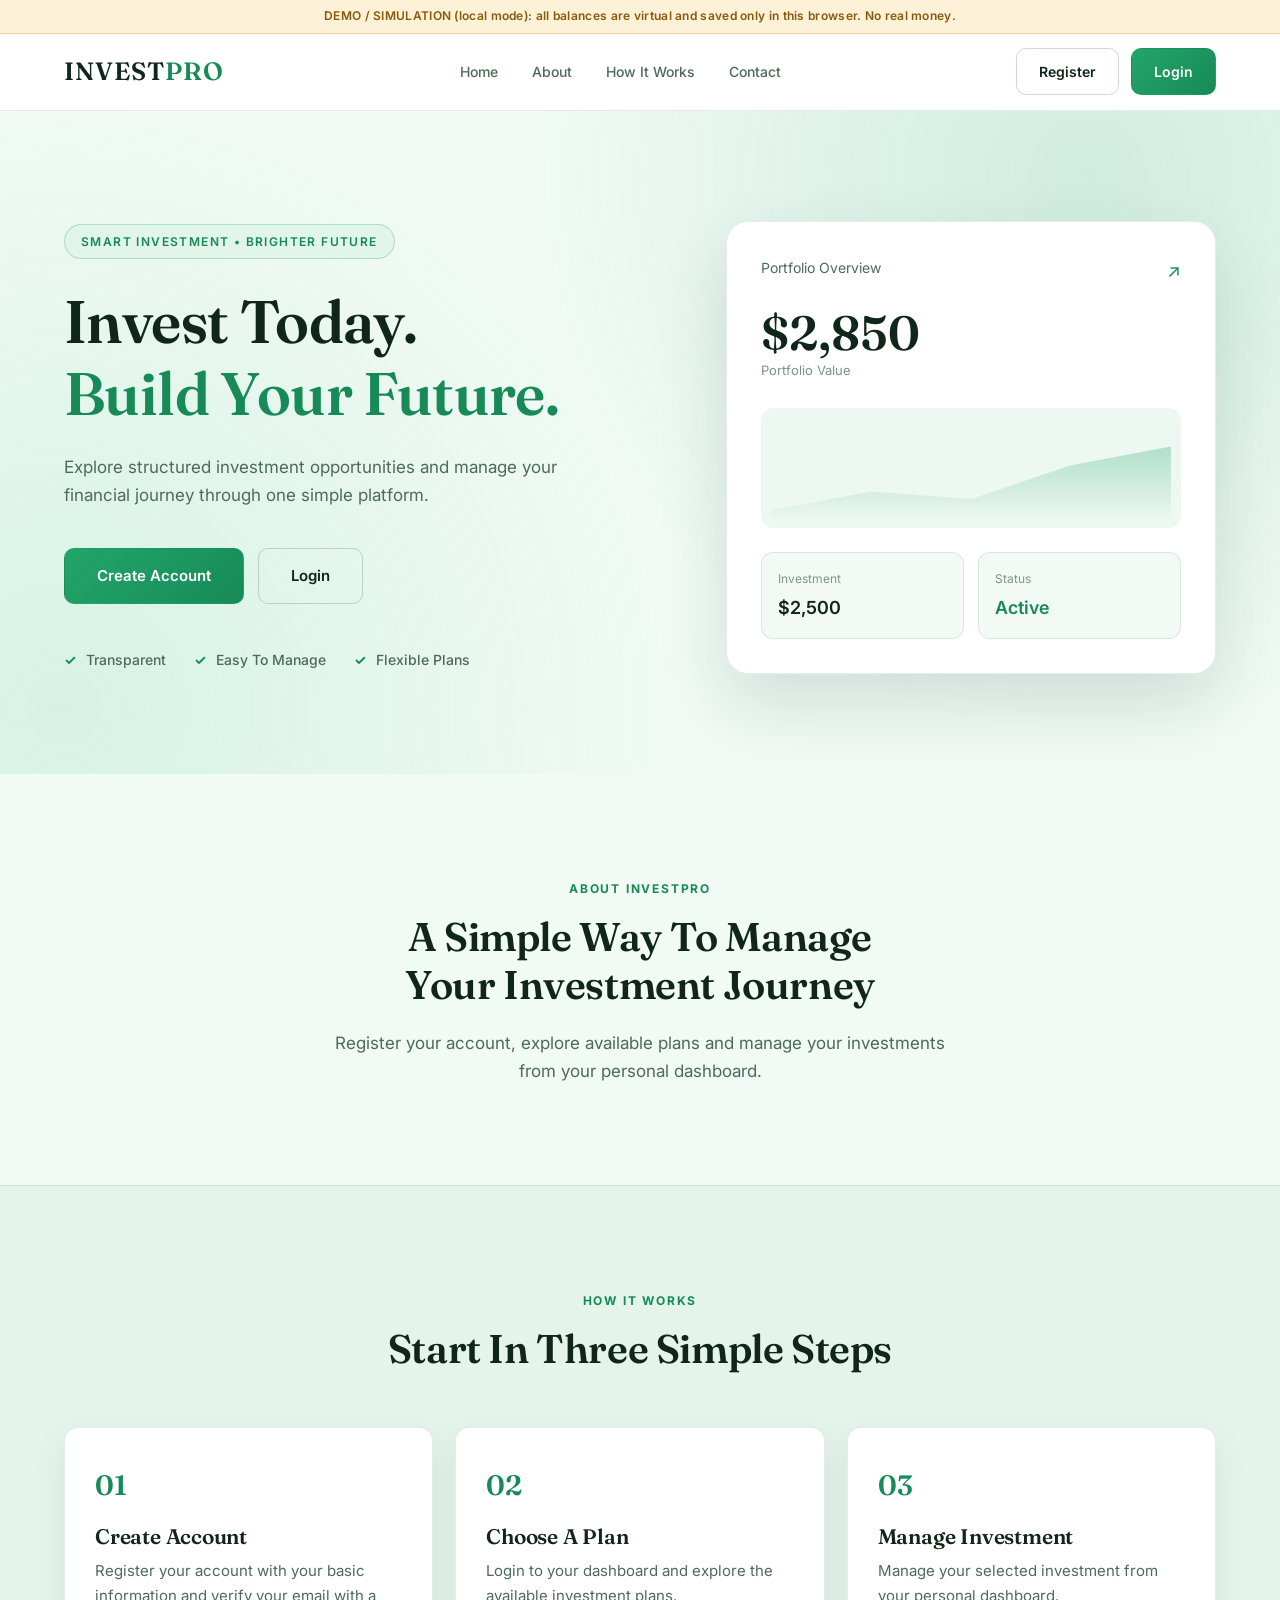
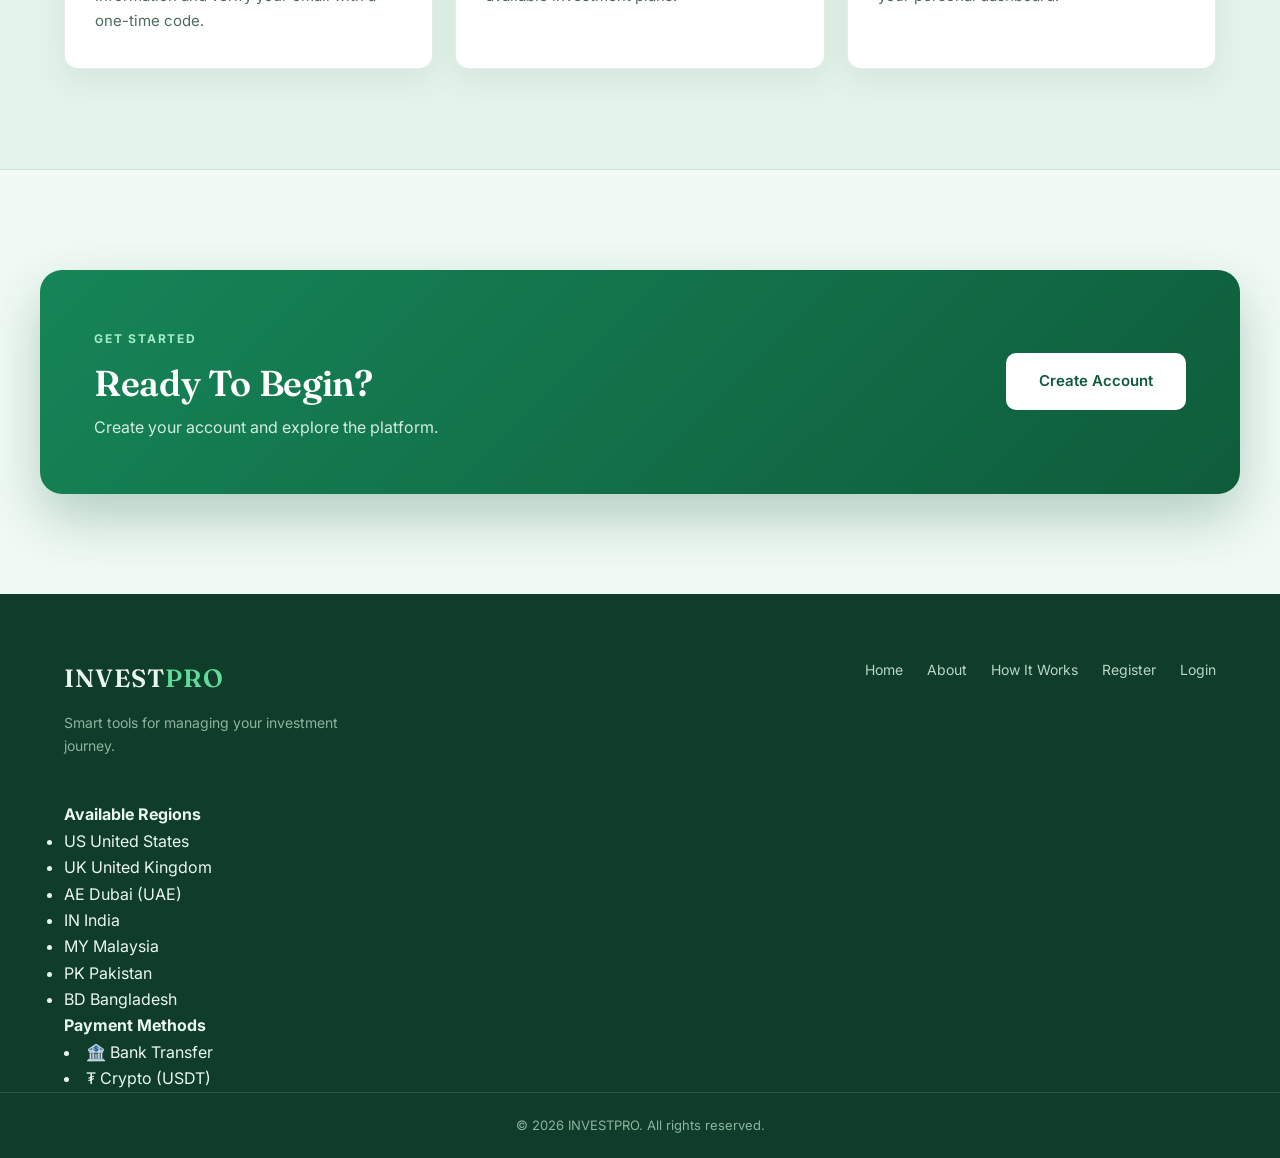
<file: index.html>
<!DOCTYPE html>
<html lang="en">
<head>
    <meta charset="UTF-8">
    <meta name="viewport" content="width=device-width, initial-scale=1.0">

    <title>INVESTPRO - Smart Investment Platform</title>

    <!-- CSS -->
    <link rel="stylesheet" href="style.css">
</head>

<body>

    <!-- HEADER -->
    <header class="header">
        <div class="container nav-wrapper">

            <a href="index.html" class="logo">
                INVEST<span>PRO</span>
            </a>

            <nav class="nav-menu">
                <a href="index.html">Home</a>
                <a href="#about">About</a>
                <a href="#how-it-works">How It Works</a>
                <a href="#contact">Contact</a>
            </nav>

            <div class="nav-buttons">
                <a href="register.html" class="btn btn-outline">Register</a>
                <a href="login.html" class="btn btn-primary">Login</a>
            </div>

        </div>
    </header>


    <!-- HERO SECTION -->
    <section class="hero">

        <div class="container hero-grid">

            <div class="hero-content">

                <div class="hero-label">
                    SMART INVESTMENT • BRIGHTER FUTURE
                </div>

                <h1>
                    Invest Today.<br>
                    <span>Build Your Future.</span>
                </h1>

                <p>
                    Explore structured investment opportunities and manage
                    your financial journey through one simple platform.
                </p>

                <div class="hero-buttons">
                    <a href="register.html" class="btn btn-primary btn-large">
                        Create Account
                    </a>

                    <a href="login.html" class="btn btn-outline btn-large">
                        Login
                    </a>
                </div>

                <div class="trust-items">
                    <div>
                        <strong>✓</strong>
                        Transparent
                    </div>

                    <div>
                        <strong>✓</strong>
                        Easy To Manage
                    </div>

                    <div>
                        <strong>✓</strong>
                        Flexible Plans
                    </div>
                </div>

            </div>


            <!-- HERO CARD -->
            <div class="hero-card">

                <div class="card-top">
                    <span>Portfolio Overview</span>
                    <span>↗</span>
                </div>

                <div class="portfolio-value">
                    $2,850
                </div>

                <div class="portfolio-label">
                    Portfolio Value
                </div>

                <div class="chart">
                    <div class="chart-line"></div>
                </div>

                <div class="portfolio-stats">

                    <div>
                        <span>Investment</span>
                        <strong>$2,500</strong>
                    </div>

                    <div>
                        <span>Status</span>
                        <strong class="active">Active</strong>
                    </div>

                </div>

            </div>

        </div>

    </section>


    <!-- ABOUT SECTION -->
    <section class="about-section" id="about">

        <div class="container">

            <div class="section-label">
                ABOUT INVESTPRO
            </div>

            <h2>
                A Simple Way To Manage<br>
                Your Investment Journey
            </h2>

            <p class="section-description">
                Register your account, explore available plans and manage
                your investments from your personal dashboard.
            </p>

        </div>

    </section>


    <!-- HOW IT WORKS -->
    <section class="steps-section" id="how-it-works">

        <div class="container">

            <div class="section-label">
                HOW IT WORKS
            </div>

            <h2>
                Start In Three Simple Steps
            </h2>


            <div class="steps-grid">

                <!-- STEP 1 -->
                <div class="step-card">

                    <div class="step-number">
                        01
                    </div>

                    <h3>
                        Create Account
                    </h3>

                    <p>
                        Register your account with your basic information
                        and verify your email with a one-time code.
                    </p>

                </div>


                <!-- STEP 2 -->
                <div class="step-card">

                    <div class="step-number">
                        02
                    </div>

                    <h3>
                        Choose A Plan
                    </h3>

                    <p>
                        Login to your dashboard and explore the available
                        investment plans.
                    </p>

                </div>


                <!-- STEP 3 -->
                <div class="step-card">

                    <div class="step-number">
                        03
                    </div>

                    <h3>
                        Manage Investment
                    </h3>

                    <p>
                        Manage your selected investment from your personal
                        dashboard.
                    </p>

                </div>

            </div>

        </div>

    </section>


    <!-- CONTACT -->
    <section class="contact-section" id="contact">

        <div class="container contact-box">

            <div>
                <div class="section-label">
                    GET STARTED
                </div>

                <h2>
                    Ready To Begin?
                </h2>

                <p>
                    Create your account and explore the platform.
                </p>
            </div>

            <div>
                <a href="register.html" class="btn btn-primary btn-large">
                    Create Account
                </a>
            </div>

        </div>

    </section>


    <!-- FOOTER -->
    <footer class="footer">

        <div class="container footer-content">

            <div>
                <a href="index.html" class="logo">
                    INVEST<span>PRO</span>
                </a>

                <p>
                    Smart tools for managing your investment journey.
                </p>
            </div>

            <div class="footer-links">
                <a href="index.html">Home</a>
                <a href="#about">About</a>
                <a href="#how-it-works">How It Works</a>
                <a href="register.html">Register</a>
                <a href="login.html">Login</a>
            </div>

        </div>


        <!-- REGIONS + PAYMENT METHODS -->
        <div class="container footer-info">

            <div class="footer-col">

                <h4>Available Regions</h4>

                <ul class="chip-list">
                    <li><span class="cc">US</span> United States</li>
                    <li><span class="cc">UK</span> United Kingdom</li>
                    <li><span class="cc">AE</span> Dubai (UAE)</li>
                    <li><span class="cc">IN</span> India</li>
                    <li><span class="cc">MY</span> Malaysia</li>
                    <li><span class="cc">PK</span> Pakistan</li>
                    <li><span class="cc">BD</span> Bangladesh</li>
                </ul>

            </div>

            <div class="footer-co1">

                <h4>Payment Methods</h4>

                <u2 class="chip-list">
                    <li><span class="cc">🏦</span> Bank Transfer</li>
                    <li><span class="cc">₮</span> Crypto (USDT)</li>
                </u2>

            </div>

        </div>


        <div class="copyright">
            © 2026 INVESTPRO. All rights reserved.
        </div>

    </footer>


    <!-- JavaScript -->
    <script src="app.js"></script>

</body>
</html>
</file>
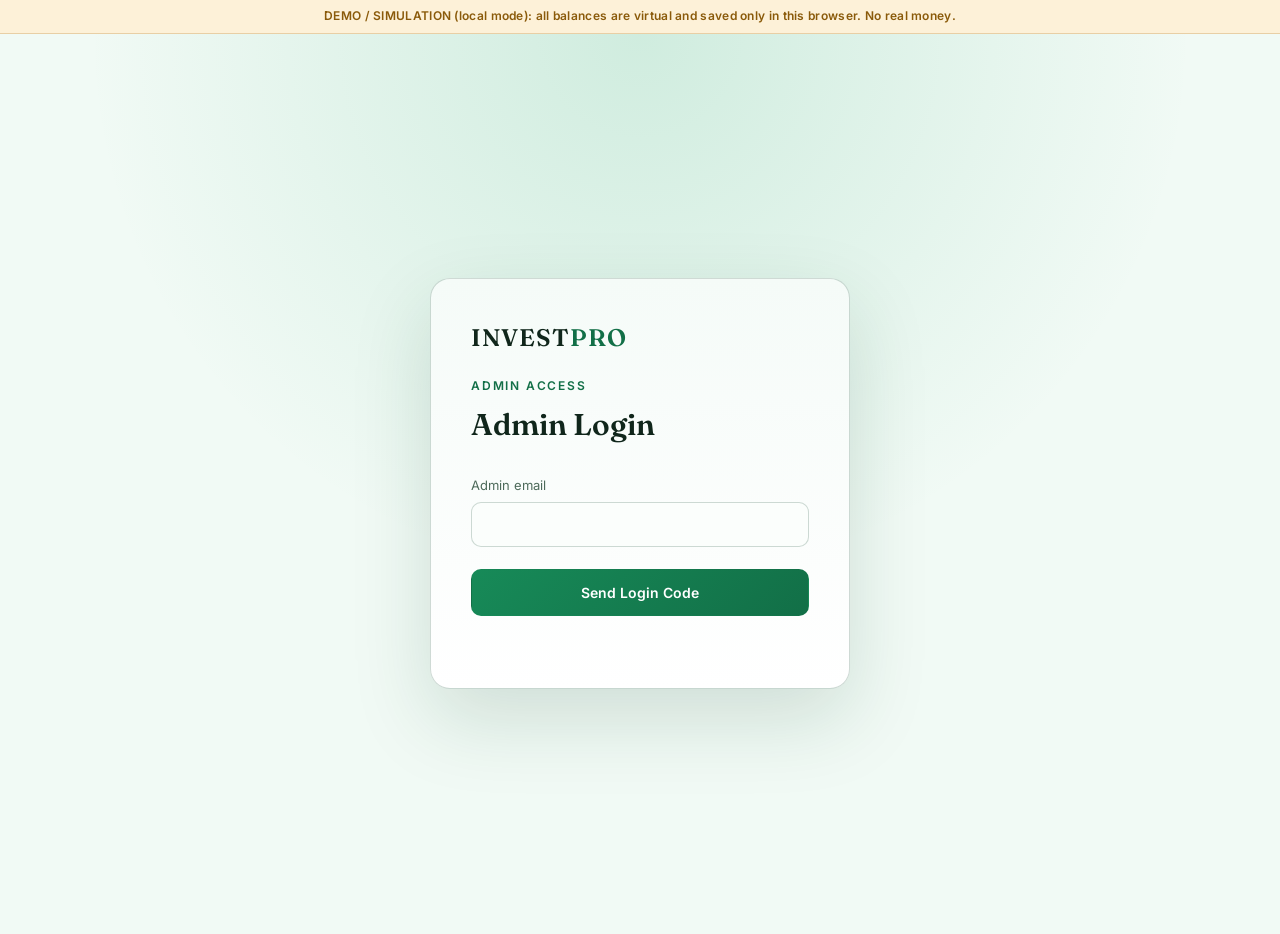
<file: admin.html>
<!DOCTYPE html>
<html lang="en">
<head>

    <meta charset="UTF-8">
    <meta name="viewport" content="width=device-width, initial-scale=1.0">
    <meta name="robots" content="noindex, nofollow">

    <title>Admin Panel - InvestPro</title>

    <style>
        @import url('https://fonts.googleapis.com/css2?family=Fraunces:opsz,wght@9..144,600&family=Inter:wght@400;500;600;700&display=swap');

        :root {
            --bg: #f1faf5;
            --bg-deep: #ffffff;
            --surface: #ffffff;
            --surface-2: #f5fbf8;
            --line: rgba(18,70,45,0.10);
            --line-strong: rgba(18,70,45,0.20);
            --text: #10261b;
            --muted: #4d6a5a;
            --faint: #7b9588;
            --gold: #126f47;
            --gold-light: #178a58;
            --gold-ink: #ffffff;
            --good: #178a58;
            --bad: #d64545;
            --serif: "Fraunces", Georgia, serif;
            --sans: "Inter", "Segoe UI", Arial, sans-serif;
        }

        * { margin: 0; padding: 0; box-sizing: border-box; }

        body {
            font-family: var(--sans);
            background: var(--bg);
            color: var(--text);
            line-height: 1.6;
            min-height: 100vh;
        }

        [hidden] { display: none !important; }

        h1, h2 { font-family: var(--serif); font-weight: 600; }

        .logo {
            font-family: var(--serif);
            font-size: 24px;
            font-weight: 600;
            letter-spacing: 0.04em;
        }
        .logo span { color: var(--gold); }

        button { font-family: inherit; cursor: pointer; }

        .btn {
            padding: 11px 22px;
            border-radius: 10px;
            border: 1px solid transparent;
            background: linear-gradient(135deg, var(--gold-light), var(--gold));
            color: var(--gold-ink);
            font-size: 14px;
            font-weight: 600;
            transition: 0.25s;
        }
        .btn:hover { transform: translateY(-2px); box-shadow: 0 10px 28px rgba(23,138,88,0.30); }

        .btn-ghost {
            background: transparent;
            color: var(--text);
            border-color: var(--line-strong);
        }
        .btn-ghost:hover { border-color: var(--gold); color: var(--gold-light); box-shadow: none; }

        /* ---------- LOGIN ---------- */
        .login-wrap {
            min-height: 100vh;
            display: flex;
            align-items: center;
            justify-content: center;
            padding: 24px;
            background: radial-gradient(circle at 50% 0%, rgba(34,165,106,0.16), transparent 50%), var(--bg);
        }

        .login-box {
            width: 100%;
            max-width: 420px;
            padding: 40px;
            background: linear-gradient(180deg, var(--surface-2), var(--surface));
            border: 1px solid var(--line-strong);
            border-radius: 20px;
            box-shadow: 0 30px 80px rgba(16,64,40,0.15);
        }

        .login-box .tag {
            display: block;
            margin: 18px 0 6px;
            color: var(--gold);
            font-size: 12px;
            font-weight: 600;
            letter-spacing: 1.8px;
        }

        .login-box h1 { font-size: 30px; margin-bottom: 26px; }

        .field { margin-bottom: 16px; }
        .field label { display: block; margin-bottom: 7px; color: var(--muted); font-size: 13px; }
        .field input {
            width: 100%;
            padding: 13px 15px;
            border-radius: 10px;
            border: 1px solid var(--line-strong);
            background: #fbfefc;
            color: var(--text);
            font-family: inherit;
            font-size: 14px;
            outline: none;
        }
        .field input:focus { border-color: var(--gold); box-shadow: 0 0 0 3px rgba(34,165,106,0.18); }

        .login-box .btn { width: 100%; padding: 14px; margin-top: 6px; }
        .err { min-height: 20px; margin-top: 12px; color: var(--bad); font-size: 13px; }

        /* ---------- PANEL ---------- */
        .topbar {
            height: 72px;
            padding: 0 5%;
            display: flex;
            align-items: center;
            justify-content: space-between;
            background: var(--bg-deep);
            border-bottom: 1px solid var(--line);
        }
        .topbar .right { display: flex; align-items: center; gap: 14px; color: var(--muted); font-size: 13px; }

        .wrap { max-width: 1250px; margin: 0 auto; padding: 44px 24px 70px; }

        .head h1 { font-size: 34px; }
        .head p { color: var(--muted); margin-bottom: 30px; }

        .notice {
            margin-bottom: 28px;
            padding: 14px 18px;
            border-radius: 12px;
            border: 1px solid rgba(23,138,88,0.30);
            background: #e1f5ea;
            color: var(--gold-light);
            font-size: 13px;
        }

        .stats { display: grid; grid-template-columns: repeat(4, 1fr); gap: 18px; margin-bottom: 34px; }
        .stat {
            padding: 24px;
            background: var(--surface);
            border: 1px solid var(--line);
            border-radius: 14px;
        }
        .stat small { display: block; color: var(--faint); font-size: 13px; margin-bottom: 8px; }
        .stat strong { font-family: var(--serif); font-size: 30px; font-weight: 600; }

        .toolbar {
            display: flex;
            align-items: center;
            justify-content: space-between;
            gap: 16px;
            flex-wrap: wrap;
            margin-bottom: 16px;
        }
        .tabs { display: flex; gap: 8px; }
        .tab {
            padding: 10px 20px;
            border-radius: 10px;
            border: 1px solid var(--line-strong);
            background: transparent;
            color: var(--muted);
            font-size: 14px;
            font-weight: 500;
            transition: 0.25s;
        }
        .tab.active { background: var(--surface-2); border-color: var(--gold); color: var(--gold-light); }

        .search {
            width: 280px;
            max-width: 100%;
            padding: 11px 15px;
            border-radius: 10px;
            border: 1px solid var(--line-strong);
            background: #fbfefc;
            color: var(--text);
            font-family: inherit;
            font-size: 14px;
            outline: none;
        }
        .search:focus { border-color: var(--gold); }

        .table-box {
            overflow-x: auto;
            background: var(--surface);
            border: 1px solid var(--line);
            border-radius: 14px;
        }
        table { width: 100%; border-collapse: collapse; min-width: 1100px; }
        th, td { padding: 15px 18px; text-align: left; font-size: 14px; border-bottom: 1px solid var(--line); }
        th { color: var(--faint); font-size: 12px; font-weight: 600; letter-spacing: 1px; background: #f0f8f3; }
        tr:last-child td { border-bottom: none; }
        td.muted { color: var(--muted); }

        .badge {
            display: inline-block;
            padding: 4px 12px;
            border-radius: 20px;
            font-size: 12px;
            font-weight: 600;
        }
        .badge.Pending  { background: #fdf1d8; color: #a86a0c; }
        .badge.Approved { background: #e1f5ea; color: #178a58; }
        .badge.Rejected { background: #fde8e8; color: #d64545; }

        .act { display: flex; gap: 8px; }
        .act button {
            padding: 6px 12px;
            border-radius: 8px;
            border: 1px solid var(--line-strong);
            background: transparent;
            color: var(--text);
            font-size: 12px;
            transition: 0.25s;
        }
        .act .ok:hover  { border-color: var(--good); color: var(--good); }
        .act .no:hover  { border-color: var(--bad);  color: var(--bad); }

        .empty { padding: 50px 24px; text-align: center; color: var(--muted); font-size: 14px; }

        @media (max-width: 900px) {
            .stats { grid-template-columns: repeat(2, 1fr); }
        }
        @media (max-width: 520px) {
            .stats { grid-template-columns: 1fr; }
            .login-box { padding: 28px; }
        }
    
        .cell-input {
            width: 90px;
            padding: 8px 10px;
            border-radius: 8px;
            border: 1px solid var(--line-strong);
            background: #fbfefc;
            color: var(--text);
            font-family: inherit;
            font-size: 13px;
            outline: none;
        }
        .cell-input:focus { border-color: var(--gold-light); }

        .toast {
            min-height: 22px;
            margin-bottom: 14px;
            font-size: 13px;
            font-weight: 600;
        }
        .toast.err { color: var(--bad); }
        .toast.ok  { color: var(--good); }

        .settings-row {
            display: flex;
            align-items: center;
            gap: 12px;
            flex-wrap: wrap;
            margin-top: 22px;
            padding: 18px 20px;
            background: var(--surface);
            border: 1px solid var(--line);
            border-radius: 14px;
        }
        .settings-row label { color: var(--muted); font-size: 14px; font-weight: 500; }

        .small { font-size: 12px; color: var(--faint); }
    </style>

</head>
<body>

<!-- ================= LOGIN ================= -->
<div class="login-wrap" id="loginView">

    <form class="login-box" id="adminLoginForm" novalidate>

        <div class="logo">INVEST<span>PRO</span></div>

        <span class="tag">ADMIN ACCESS</span>
        <h1>Admin Login</h1>

        <div class="field">
            <label for="adminEmail">Admin email</label>
            <input type="email" id="adminEmail" autocomplete="email" required>
        </div>

        <button type="submit" class="btn" id="adminLoginBtn">Send Login Code</button>

        <p class="err" id="loginErr"></p>

    </form>

</div>


<!-- ================= PANEL ================= -->
<div id="panelView" hidden>

    <header class="topbar">
        <div class="logo">INVEST<span>PRO</span> <small style="font-family:var(--sans);font-size:12px;color:var(--faint);letter-spacing:1.5px;">ADMIN</small></div>
        <div class="right">
            <span id="adminName"></span>
            <a href="index.html" style="color:var(--muted);">View site</a>
            <button class="btn btn-ghost" id="logoutBtn">Logout</button>
        </div>
    </header>

    <main class="wrap">

        <div class="head">
            <h1>Dashboard</h1>
            <p>Review deposits and withdrawals, see users and edit plans. Everything here is virtual (demo).</p>
        </div>

        <div class="stats">
            <div class="stat"><small>Users</small><strong id="statUsers">0</strong></div>
            <div class="stat"><small>Pending Deposits</small><strong id="statDeposits">0</strong></div>
            <div class="stat"><small>Pending Withdrawals</small><strong id="statWithdrawals">0</strong></div>
            <div class="stat"><small>Approved Deposits</small><strong id="statAmount">$0</strong></div>
        </div>

        <div class="toolbar">
            <div class="tabs">
                <button class="tab active" data-tab="deposits">Deposits</button>
                <button class="tab" data-tab="withdrawals">Withdrawals</button>
                <button class="tab" data-tab="users">Users</button>
                <button class="tab" data-tab="plans">Plans</button>
            </div>
            <input type="search" class="search" id="searchBox" placeholder="Search...">
        </div>

        <p class="toast" id="toast" role="status"></p>

        <div class="table-box" id="tableBox"></div>

        <div class="settings-row" id="settingsRow" hidden>
            <label for="minWithdraw">Minimum withdrawal (USD)</label>
            <input type="number" class="cell-input" id="minWithdraw" min="0" step="0.01">
            <button class="btn" id="saveSettings">Save</button>
        </div>

    </main>

</div>


<script src="app.js"></script>

<script>

    var ctx = null;
    var currentTab = "deposits";
    var cache = { deposits: [], withdrawals: [], users: [], plans: [], settings: null };

    function $(id) { return document.getElementById(id); }

    function esc(s) {
        return String(s == null ? "" : s).replace(/&/g, "&amp;").replace(/</g, "&lt;")
                                         .replace(/>/g, "&gt;").replace(/"/g, "&quot;");
    }

    function money(n) {
        return "$" + Number(n || 0).toLocaleString("en-US", { maximumFractionDigits: 2 });
    }

    function fmtDate(d) {
        var x = new Date(d);
        return isNaN(x) ? "-" : x.toLocaleDateString("en-GB", { day: "2-digit", month: "short", year: "numeric" });
    }

    function cap(s) {
        s = String(s || "");
        return s.charAt(0).toUpperCase() + s.slice(1);
    }

    function toast(text, ok) {
        $("toast").textContent = text || "";
        $("toast").className = "toast " + (text ? (ok ? "ok" : "err") : "");
    }

    function userLabel(p) {
        if (!p) return "<span class='muted'>-</span>";
        var name = ((p.first_name || "") + " " + (p.last_name || "")).trim();
        return esc(name || p.email) + "<div class='small'>" + esc(p.email) + "</div>";
    }


    /* ===== LOGIN ===== */
    function showLogin(note) {
        $("panelView").hidden = true;
        $("loginView").hidden = false;
        $("loginErr").textContent = note || "";
    }

    async function showPanel() {
        $("loginView").hidden = true;
        $("panelView").hidden = false;
        $("adminName").textContent = ctx.profile ? ctx.profile.email : "";
        await refresh();
    }

    async function isAdminNow() {

        var s = (await ctx.sb.auth.getSession()).data.session;
        if (!s) return false;

        var p = await ctx.sb.from("profiles").select("*").eq("id", s.user.id).maybeSingle();
        ctx.session = s;
        ctx.profile = p.data || null;

        return !!(ctx.profile && ctx.profile.role === "admin");
    }

    $("adminLoginForm").addEventListener("submit", async function (e) {

        e.preventDefault();

        var btn = $("adminLoginBtn");
        btn.disabled = true;
        $("loginErr").textContent = "";

        var res = await IPAuth.login($("adminEmail").value);

        if (!res.ok) {
            $("loginErr").textContent = res.error;
            btn.disabled = false;
            return;
        }

        if (!(await isAdminNow())) {
            await ctx.sb.auth.signOut();
            $("loginErr").textContent = "This account is not an admin.";
            btn.disabled = false;
            return;
        }

        btn.disabled = false;
        showPanel();
    });

    $("logoutBtn").addEventListener("click", async function () {
        await ctx.sb.auth.signOut();
        showLogin();
    });


    /* ===== LOAD DATA ===== */
    async function loadStats() {

        var r = await ctx.sb.rpc("admin_stats");
        if (r.error) { toast(r.error.message, false); return; }

        $("statUsers").textContent       = r.data.users;
        $("statDeposits").textContent    = r.data.pending_deposits;
        $("statWithdrawals").textContent = r.data.pending_withdrawals;
        $("statAmount").textContent      = money(r.data.approved_deposits);
    }

    async function loadTab() {

        var sb = ctx.sb, r;

        if (currentTab === "deposits") {
            r = await sb.from("deposits")
                .select("*, plans(name), profiles!deposits_user_id_fkey(email, first_name, last_name)")
                .order("created_at", { ascending: false });
            if (!r.error) cache.deposits = r.data;
        }

        if (currentTab === "withdrawals") {
            r = await sb.from("withdrawals")
                .select("*, profiles!withdrawals_user_id_fkey(email, first_name, last_name)")
                .order("created_at", { ascending: false });
            if (!r.error) cache.withdrawals = r.data;
        }

        if (currentTab === "users") {
            r = await sb.from("profiles").select("*").order("created_at", { ascending: false });
            if (!r.error) cache.users = r.data;
        }

        if (currentTab === "plans") {
            r = await sb.from("plans").select("*").order("sort_order");
            if (!r.error) cache.plans = r.data;

            var st = await sb.from("settings").select("*").eq("id", 1).maybeSingle();
            if (st.data) { cache.settings = st.data; $("minWithdraw").value = st.data.min_withdraw; }
        }

        if (r && r.error) toast("Could not load data: " + r.error.message, false);
    }

    async function refresh() {
        await Promise.all([loadStats(), loadTab()]);
        render();
    }


    /* ===== RENDER ===== */
    function render() {

        $("settingsRow").hidden = (currentTab !== "plans");

        var q = $("searchBox").value.trim().toLowerCase();

        if (currentTab === "deposits")    renderDeposits(q);
        if (currentTab === "withdrawals") renderWithdrawals(q);
        if (currentTab === "users")       renderUsers(q);
        if (currentTab === "plans")       renderPlans();
    }

    function matches(obj, q) {
        return !q || JSON.stringify(obj).toLowerCase().indexOf(q) > -1;
    }

    function actionButtons(kind, id) {
        return "<div class='act'>" +
            "<button class='ok' data-kind='" + kind + "' data-id='" + id + "' data-approve='true'>Approve</button>" +
            "<button class='no' data-kind='" + kind + "' data-id='" + id + "' data-approve='false'>Reject</button>" +
            "</div>";
    }

    function renderDeposits(q) {

        var rows = cache.deposits.filter(function (d) { return matches(d, q); });

        if (!rows.length) { $("tableBox").innerHTML = '<div class="empty">No deposit requests.</div>'; return; }

        var html = "<table><thead><tr><th>DATE</th><th>USER</th><th>PLAN</th><th>AMOUNT</th><th>NOTE</th><th>STATUS</th><th>ACTION</th></tr></thead><tbody>";

        rows.forEach(function (d) {
            var st = cap(d.status);
            html += "<tr>" +
                "<td class='muted'>" + fmtDate(d.created_at) + "</td>" +
                "<td>" + userLabel(d.profiles) + "</td>" +
                "<td>" + esc(d.plans ? d.plans.name : d.plan_id) + "</td>" +
                "<td><b>" + money(d.amount) + "</b></td>" +
                "<td class='muted'>" + esc(d.note || "-") + "</td>" +
                "<td><span class='badge " + st + "'>" + st + "</span></td>" +
                "<td>" + (d.status === "pending" ? actionButtons("deposit", d.id) : "<span class='small'>Reviewed</span>") + "</td>" +
                "</tr>";
        });

        $("tableBox").innerHTML = html + "</tbody></table>";
    }

    function renderWithdrawals(q) {

        var rows = cache.withdrawals.filter(function (w) { return matches(w, q); });

        if (!rows.length) { $("tableBox").innerHTML = '<div class="empty">No withdrawal requests.</div>'; return; }

        var html = "<table><thead><tr><th>DATE</th><th>USER</th><th>AMOUNT</th><th>NOTE</th><th>STATUS</th><th>ACTION</th></tr></thead><tbody>";

        rows.forEach(function (w) {
            var st = cap(w.status);
            html += "<tr>" +
                "<td class='muted'>" + fmtDate(w.created_at) + "</td>" +
                "<td>" + userLabel(w.profiles) + "</td>" +
                "<td><b>" + money(w.amount) + "</b></td>" +
                "<td class='muted'>" + esc(w.note || "-") + "</td>" +
                "<td><span class='badge " + st + "'>" + st + "</span></td>" +
                "<td>" + (w.status === "pending" ? actionButtons("withdrawal", w.id) : "<span class='small'>Reviewed</span>") + "</td>" +
                "</tr>";
        });

        $("tableBox").innerHTML = html + "</tbody></table>";
    }

    function renderUsers(q) {

        var byId = {};
        cache.users.forEach(function (u) { byId[u.id] = u; });

        var rows = cache.users.filter(function (u) { return matches(u, q); });

        if (!rows.length) { $("tableBox").innerHTML = '<div class="empty">No users.</div>'; return; }

        var html = "<table><thead><tr><th>NAME</th><th>EMAIL</th><th>PHONE</th><th>REFERRAL CODE</th><th>REFERRED BY</th><th>ROLE</th><th>JOINED</th></tr></thead><tbody>";

        rows.forEach(function (u) {
            var ref = u.referred_by && byId[u.referred_by] ? byId[u.referred_by].email : "-";
            html += "<tr>" +
                "<td>" + esc(((u.first_name || "") + " " + (u.last_name || "")).trim() || "-") + "</td>" +
                "<td class='muted'>" + esc(u.email) + "</td>" +
                "<td class='muted'>" + esc(u.phone || "-") + "</td>" +
                "<td><b>" + esc(u.referral_code) + "</b></td>" +
                "<td class='muted'>" + esc(ref) + "</td>" +
                "<td class='muted'>" + esc(u.role) + "</td>" +
                "<td class='muted'>" + fmtDate(u.created_at) + "</td>" +
                "</tr>";
        });

        $("tableBox").innerHTML = html + "</tbody></table>";
    }

    function renderPlans() {

        if (!cache.plans.length) { $("tableBox").innerHTML = '<div class="empty">No plans found.</div>'; return; }

        var html = "<table><thead><tr><th>PLAN</th><th>MIN $</th><th>MAX $</th><th>DAYS</th><th>DAILY PROFIT %</th><th>REFERRAL %</th><th>ACTIVE</th><th></th></tr></thead><tbody>";

        cache.plans.forEach(function (p) {
            html += "<tr data-plan='" + esc(p.id) + "'>" +
                "<td><b>" + esc(p.name) + "</b></td>" +
                "<td><input class='cell-input' data-f='min'  type='number' step='0.01' value='" + Number(p.min_amount) + "'></td>" +
                "<td><input class='cell-input' data-f='max'  type='number' step='0.01' value='" + Number(p.max_amount) + "'></td>" +
                "<td><input class='cell-input' data-f='days' type='number' step='1'    value='" + Number(p.duration_days) + "'></td>" +
                "<td><input class='cell-input' data-f='rate' type='number' step='0.001' value='" + Number(p.daily_rate) + "'></td>" +
                "<td><input class='cell-input' data-f='ref'  type='number' step='0.001' value='" + Number(p.referral_rate) + "'></td>" +
                "<td><input data-f='active' type='checkbox'" + (p.active ? " checked" : "") + "></td>" +
                "<td><button class='btn' data-save-plan='" + esc(p.id) + "' style='padding:8px 16px;'>Save</button></td>" +
                "</tr>";
        });

        $("tableBox").innerHTML = html + "</tbody></table>" +
            "<p class='small' style='padding:14px 18px;'>Changes apply to NEW approvals only. Plans that already started keep their old rates.</p>";
    }


    /* ===== EVENTS ===== */
    document.querySelectorAll(".tab").forEach(function (btn) {
        btn.addEventListener("click", async function () {
            document.querySelectorAll(".tab").forEach(function (b) { b.classList.remove("active"); });
            btn.classList.add("active");
            currentTab = btn.getAttribute("data-tab");
            $("searchBox").value = "";
            toast("");
            $("tableBox").innerHTML = '<div class="empty">Loading...</div>';
            await loadTab();
            render();
        });
    });

    $("searchBox").addEventListener("input", render);

    $("tableBox").addEventListener("click", async function (e) {

        // approve / reject
        var b = e.target.closest("button[data-kind]");

        if (b) {

            var kind = b.getAttribute("data-kind");
            var approve = b.getAttribute("data-approve") === "true";
            var fn = kind === "deposit" ? "admin_review_deposit" : "admin_review_withdrawal";

            b.disabled = true;

            var r = await ctx.sb.rpc(fn, { p_id: b.getAttribute("data-id"), p_approve: approve });

            if (r.error) {
                toast(r.error.message, false);
                b.disabled = false;
                return;
            }

            toast((approve ? "Approved." : "Rejected."), true);
            await refresh();
            return;
        }

        // save plan
        var s = e.target.closest("button[data-save-plan]");

        if (s) {

            var row = s.closest("tr");
            function val(f) { return row.querySelector("[data-f='" + f + "']"); }

            var rp = await ctx.sb.rpc("admin_update_plan", {
                p_id: s.getAttribute("data-save-plan"),
                p_min: parseFloat(val("min").value),
                p_max: parseFloat(val("max").value),
                p_days: parseInt(val("days").value, 10),
                p_rate: parseFloat(val("rate").value),
                p_ref: parseFloat(val("ref").value),
                p_active: val("active").checked
            });

            toast(rp.error ? rp.error.message : "Plan saved.", !rp.error);
        }
    });

    $("saveSettings").addEventListener("click", async function () {

        var r = await ctx.sb.rpc("admin_update_settings", { p_min_withdraw: parseFloat($("minWithdraw").value) });

        toast(r.error ? r.error.message : "Settings saved.", !r.error);
    });


    /* ===== START ===== */
    IPReady.then(async function (c) {

        ctx = c;

        if (c.session && await isAdminNow()) {
            showPanel();
        } else if (c.session) {
            await c.sb.auth.signOut();
            showLogin("The account you were logged in with is not an admin.");
        } else {
            showLogin();
        }

    }).catch(function () {
        showLogin("Backend is not connected. Check app.js settings.");
    });

</script>

</body>
</html>
</file>
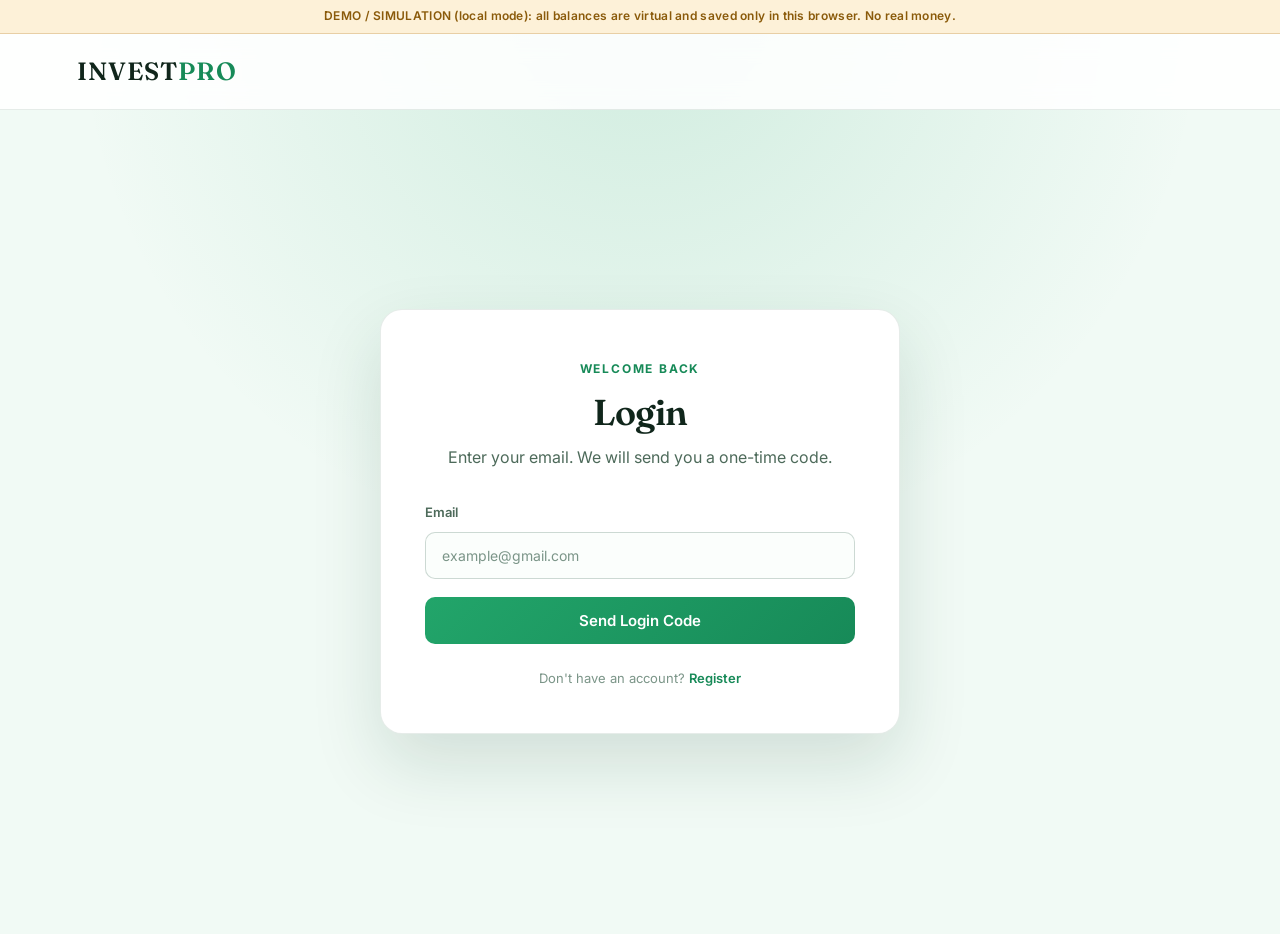
<file: dashboard.html>
<!DOCTYPE html>
<html lang="en">
<head>

    <meta charset="UTF-8">

    <meta name="viewport"
          content="width=device-width, initial-scale=1.0">

    <title>Dashboard - InvestPro</title>

    <link rel="stylesheet" href="style.css">

</head>

<body class="dashboard-page">

<header class="dashboard-header">

    <a href="index.html" class="logo">
        INVEST<span>PRO</span>
    </a>

    <div class="user-menu">

        <span id="welcomeUser">
            Welcome
        </span>

        <button onclick="logout()">
            Logout
        </button>

    </div>

</header>


<main class="dashboard">

    <div class="dashboard-title">

        <span>MY DASHBOARD</span>

        <h1>
            Welcome to your account
        </h1>

        <p>
            Manage your account and explore available plans.
        </p>

    </div>

    <p class="form-error" id="loadError" role="alert"></p>


    <!-- DASHBOARD MENU -->
    <nav class="dash-menu" id="dashMenu">
        <button data-view="overview" class="active">Overview</button>
        <button data-view="investments">My Investments</button>
        <button data-view="withdraw">Withdraw</button>
        <button data-view="referral">Referral</button>
        <button data-view="history">Transactions</button>
    </nav>


    <!-- ================= OVERVIEW ================= -->
    <section class="dash-view" id="view-overview">

        <div class="dashboard-cards">

            <div class="dash-card">
                <small>Account Balance</small>
                <strong id="balanceVal">$0.00</strong>
            </div>

            <div class="dash-card">
                <small>Active Investment</small>
                <strong id="investVal">$0.00</strong>
            </div>

            <div class="dash-card">
                <small>Total Profit</small>
                <strong id="profitVal">$0.00</strong>
            </div>

            <div class="dash-card">
                <small>Referral Bonus</small>
                <strong id="bonusVal">$0.00</strong>
            </div>

        </div>


        <div class="dashboard-action">

            <h2>
                Explore Investment Plans
            </h2>

            <p>
                Login users can review the available plans.
            </p>

            <a href="investment.html"
               class="btn btn-primary btn-large">

                View Investment Plans →

            </a>

        </div>

    </section>


    <!-- ================= MY INVESTMENTS ================= -->
    <section class="dash-view" id="view-investments" hidden>

        <div class="view-head">
            <h2>My Investments</h2>
            <p>Date-wise investments with daily profit. Profit is credited once every day after your deposit is approved.</p>
        </div>

        <div class="table-box" id="invTable"></div>

        <div class="log-box" id="dailyLog" hidden>

            <div class="log-head">
                <h3 id="logTitle">Daily Profit</h3>
                <button type="button" class="chip" id="closeLog">Close</button>
            </div>

            <div class="table-box" id="logTable"></div>

        </div>

    </section>


    <!-- ================= WITHDRAW ================= -->
    <section class="dash-view" id="view-withdraw" hidden>

        <div class="view-head">
            <h2>Withdraw</h2>
            <p>Request a (virtual) withdrawal from your available balance.</p>
        </div>

        <div class="withdraw-layout">

            <aside class="balance-card">

                <small>Available to withdraw</small>

                <strong id="wdAvailable">$0.00</strong>

                <div class="plan-line">
                    Total profit earned
                    <strong id="wdProfit">$0.00</strong>
                </div>

                <div class="plan-line">
                    Referral bonus
                    <strong id="wdRef">$0.00</strong>
                </div>

                <div class="plan-line">
                    Already withdrawn / pending
                    <strong id="wdUsed">$0.00</strong>
                </div>

                <div class="plan-line">
                    Minimum withdrawal
                    <strong id="wdMin">$0</strong>
                </div>

            </aside>


            <div class="deposit-box">

                <form id="wdForm" novalidate>

                    <div class="form-group">
                        <label for="wdAmount">Amount (virtual USD)</label>
                        <div class="amount-wrap">
                            <span>$</span>
                            <input type="number" id="wdAmount" placeholder="0.00" step="0.01">
                        </div>
                        <div class="quick-amounts">
                            <button type="button" class="chip" id="wdAll">Withdraw all</button>
                        </div>
                    </div>

                    <div class="form-group">
                        <label for="wdNote">Note (optional)</label>
                        <input type="text" id="wdNote" maxlength="200" placeholder="Anything you want the admin to know">
                    </div>

                    <p class="form-error" id="wdError" role="alert"></p>
                    <p class="form-ok" id="wdOk" role="status"></p>

                    <button type="submit" class="full-btn" id="wdBtn">
                        Request Withdrawal
                    </button>

                </form>

            </div>

        </div>

    </section>


    <!-- ================= REFERRAL ================= -->
    <section class="dash-view" id="view-referral" hidden>

        <div class="view-head">
            <h2>Referral</h2>
            <p>Share your code. When someone registers with it and buys a plan, you earn a commission based on that plan.</p>
        </div>

        <div class="ref-grid">

            <div class="ref-code-card">

                <small>Your referral code</small>

                <strong id="refCode">-</strong>

                <button type="button" class="chip" id="copyCode">Copy code</button>

                <small class="ref-label">Your referral link</small>

                <div class="ref-link">
                    <input type="text" id="refLink" readonly>
                    <button type="button" class="chip" id="copyLink">Copy link</button>
                </div>

            </div>

            <div class="ref-rates">
                <h3>Commission by plan</h3>
                <div id="refRates"></div>
            </div>

        </div>

        <div class="dashboard-cards ref-stats">

            <div class="dash-card">
                <small>Referred Users</small>
                <strong id="refUsers">0</strong>
            </div>

            <div class="dash-card">
                <small>Commission Earned</small>
                <strong id="refEarned">$0.00</strong>
            </div>

            <div class="dash-card">
                <small>Pending Commission</small>
                <strong id="refPending">$0.00</strong>
            </div>

        </div>

        <h3 class="sub-title">Your referrals</h3>

        <div class="table-box" id="refTable"></div>

    </section>


    <!-- ================= TRANSACTIONS ================= -->
    <section class="dash-view" id="view-history" hidden>

        <div class="view-head">
            <h2>Transactions</h2>
            <p>All your deposits and withdrawals.</p>
        </div>

        <div class="table-box" id="histTable"></div>

    </section>

</main>


<script src="app.js"></script>

<script>

    var ctx = null;
    var S = { summary: null, inv: [], logs: [], deps: [], wds: [], refs: [], plans: [] };
    var openLog = -1;


    /* ===== HELPERS ===== */
    function $(id) { return document.getElementById(id); }

    function esc(s) {
        return String(s == null ? "" : s).replace(/&/g, "&amp;").replace(/</g, "&lt;")
                                         .replace(/>/g, "&gt;").replace(/"/g, "&quot;");
    }

    function money(n) {
        return "$" + Number(n || 0).toLocaleString("en-US", { minimumFractionDigits: 2, maximumFractionDigits: 2 });
    }

    function parseDate(s) {
        if (/^\d{4}-\d{2}-\d{2}$/.test(String(s))) {
            var p = String(s).split("-");
            return new Date(+p[0], +p[1] - 1, +p[2]);
        }
        return new Date(s);
    }

    function fmtDate(d) {
        var x = parseDate(d);
        return isNaN(x) ? "-" : x.toLocaleDateString("en-GB", { day: "2-digit", month: "short", year: "numeric" });
    }

    function addDays(d, n) {
        var x = parseDate(d);
        x.setDate(x.getDate() + n);
        return x;
    }

    function cap(s) {
        s = String(s || "");
        return s.charAt(0).toUpperCase() + s.slice(1);
    }

    function showError(text) {
        $("loadError").textContent = text || "";
    }


    /* ===== LOAD DATA FROM THE SERVER ===== */
    async function loadAll() {

        var sb = ctx.sb;

        await sb.rpc("accrue_my_profits");   // adds any daily profit that is due

        var r = await Promise.all([
            sb.rpc("my_summary"),
            sb.from("investments").select("*, plans(name)").order("start_date", { ascending: false }),
            sb.from("profit_logs").select("investment_id, day_number, profit_date, amount").order("day_number", { ascending: false }),
            sb.from("deposits").select("*, plans(name)").order("created_at", { ascending: false }),
            sb.from("withdrawals").select("*").order("created_at", { ascending: false }),
            sb.rpc("my_referrals"),
            sb.from("plans").select("id, name, referral_rate, sort_order").order("sort_order")
        ]);

        var failed = r.filter(function (x) { return x.error; })[0];

        if (failed) {
            showError("Could not load your data: " + failed.error.message);
            return;
        }

        showError("");

        S.summary = r[0].data;
        S.inv     = r[1].data;
        S.logs    = r[2].data;
        S.deps    = r[3].data;
        S.wds     = r[4].data;
        S.refs    = r[5].data;
        S.plans   = r[6].data;

        renderAll();
    }

    function logsOf(invId) {
        return S.logs.filter(function (l) { return l.investment_id === invId; });
    }


    /* ===== RENDER ===== */
    function renderAll() {

        var s = S.summary;

        $("balanceVal").textContent = money(s.available);
        $("investVal").textContent  = money(s.active);
        $("profitVal").textContent  = money(s.profit);
        $("bonusVal").textContent   = money(s.referral);

        $("wdAvailable").textContent = money(s.available);
        $("wdProfit").textContent    = money(s.profit);
        $("wdRef").textContent       = money(s.referral);
        $("wdUsed").textContent      = money(s.used);
        $("wdMin").textContent       = "$" + Number(s.min_withdraw);

        renderInvestments();
        renderHistory();
        renderReferral();

        if (openLog >= 0 && S.inv[openLog]) showLog(openLog);
        else $("dailyLog").hidden = true;
    }

    function renderInvestments() {

        var box = $("invTable");

        if (!S.inv.length) {
            box.innerHTML = '<div class="empty">No active investments yet. Once your deposit is approved it will appear here. ' +
                '<a href="investment.html" style="color:var(--accent);font-weight:600;">Choose a plan</a></div>';
            return;
        }

        var html = "<table><thead><tr>" +
            "<th>INVESTED ON</th><th>PLAN</th><th>AMOUNT</th><th>DAILY PROFIT</th>" +
            "<th>PROGRESS</th><th>EARNED</th><th>ENDS ON</th><th>STATUS</th><th></th>" +
            "</tr></thead><tbody>";

        S.inv.forEach(function (i, idx) {

            var logs   = logsOf(i.id);
            var earned = logs.reduce(function (sum, l) { return sum + Number(l.amount); }, 0);
            var daily  = Number(i.amount) * Number(i.daily_rate) / 100;
            var done   = logs.length;
            var status = i.status === "completed" ? "Completed" : "Running";

            html += "<tr>" +
                "<td class='muted'>" + fmtDate(i.start_date) + "</td>" +
                "<td>" + esc(i.plans ? i.plans.name : i.plan_id) + "</td>" +
                "<td><b>" + money(i.amount) + "</b></td>" +
                "<td class='muted'>" + money(daily) + " <small>(" + Number(i.daily_rate) + "%)</small></td>" +
                "<td class='muted'>Day " + done + " / " + i.duration_days + "</td>" +
                "<td><b>" + money(earned) + "</b></td>" +
                "<td class='muted'>" + fmtDate(addDays(i.start_date, i.duration_days)) + "</td>" +
                "<td><span class='badge " + status + "'>" + status + "</span></td>" +
                "<td><button type='button' class='chip' data-log='" + idx + "'>Daily profit</button></td>" +
                "</tr>";
        });

        box.innerHTML = html + "</tbody></table>";
    }

    function showLog(idx) {

        var i = S.inv[idx];
        if (!i) return;

        openLog = idx;

        var logs = logsOf(i.id).slice().sort(function (a, b) { return a.day_number - b.day_number; });

        $("logTitle").textContent = (i.plans ? i.plans.name : i.plan_id) + " plan, " + money(i.amount) +
                                    " (started " + fmtDate(i.start_date) + ")";

        if (!logs.length) {
            $("logTable").innerHTML = '<div class="empty">No profit credited yet. Your first daily profit will be added one day after approval.</div>';
        } else {

            var running = 0;
            var rows = logs.map(function (l) {
                running += Number(l.amount);
                return { l: l, total: running };
            }).reverse();

            var html = "<table><thead><tr><th>DAY</th><th>DATE</th><th>DAILY PROFIT</th><th>TOTAL EARNED</th></tr></thead><tbody>";

            rows.forEach(function (r) {
                html += "<tr>" +
                    "<td class='muted'>Day " + r.l.day_number + "</td>" +
                    "<td class='muted'>" + fmtDate(r.l.profit_date) + "</td>" +
                    "<td><b>+" + money(r.l.amount) + "</b></td>" +
                    "<td class='muted'>" + money(r.total) + "</td>" +
                    "</tr>";
            });

            $("logTable").innerHTML = html + "</tbody></table>";
        }

        $("dailyLog").hidden = false;
    }

    function renderHistory() {

        var rows = [];

        S.deps.forEach(function (d) {
            rows.push({
                date: d.created_at, type: "Deposit",
                info: esc(d.plans ? d.plans.name : d.plan_id) + " plan",
                amount: "+" + money(d.amount), status: cap(d.status)
            });
        });

        S.wds.forEach(function (w) {
            rows.push({
                date: w.created_at, type: "Withdrawal",
                info: esc(w.note || "-"),
                amount: "-" + money(w.amount), status: cap(w.status)
            });
        });

        var box = $("histTable");

        if (!rows.length) {
            box.innerHTML = '<div class="empty">No transactions yet.</div>';
            return;
        }

        rows.sort(function (a, b) { return new Date(b.date) - new Date(a.date); });

        var html = "<table><thead><tr><th>DATE</th><th>TYPE</th><th>DETAILS</th><th>AMOUNT</th><th>STATUS</th></tr></thead><tbody>";

        rows.forEach(function (r) {
            html += "<tr>" +
                "<td class='muted'>" + fmtDate(r.date) + "</td>" +
                "<td>" + r.type + "</td>" +
                "<td class='muted'>" + r.info + "</td>" +
                "<td><b>" + r.amount + "</b></td>" +
                "<td><span class='badge " + esc(r.status) + "'>" + esc(r.status) + "</span></td>" +
                "</tr>";
        });

        box.innerHTML = html + "</tbody></table>";
    }

    function renderReferral() {

        var code = ctx.profile ? ctx.profile.referral_code : "";

        $("refCode").textContent = code || "-";
        $("refLink").value = code ? new URL("register.html?ref=" + code, window.location.href).href : "";

        $("refRates").innerHTML = S.plans.map(function (p) {
            return '<div class="plan-line">' + esc(p.name) + ' plan<strong>' + Number(p.referral_rate) + '%</strong></div>';
        }).join("");

        var users = {}, earned = 0, pending = 0;

        S.refs.forEach(function (r) {
            users[r.r_email] = true;
            if (r.r_status === "approved") earned += Number(r.r_commission || 0);
            if (r.r_status === "pending")  pending += Number(r.r_commission || 0);
        });

        $("refUsers").textContent   = Object.keys(users).length;
        $("refEarned").textContent  = money(earned);
        $("refPending").textContent = money(pending);

        var box = $("refTable");

        if (!S.refs.length) {
            box.innerHTML = '<div class="empty">No referrals yet. Share your code or link to start earning.</div>';
            return;
        }

        var html = "<table><thead><tr><th>USER</th><th>JOINED</th><th>PLAN</th><th>DEPOSIT</th><th>COMMISSION</th><th>STATUS</th></tr></thead><tbody>";

        S.refs.forEach(function (r) {

            var label = esc(r.r_name || "User") + " <small>" + esc(r.r_email) + "</small>";

            if (!r.r_plan) {
                html += "<tr><td>" + label + "</td><td class='muted'>" + fmtDate(r.r_joined) + "</td>" +
                        "<td class='muted' colspan='4'>No plan purchased yet</td></tr>";
                return;
            }

            html += "<tr>" +
                "<td>" + label + "</td>" +
                "<td class='muted'>" + fmtDate(r.r_joined) + "</td>" +
                "<td>" + esc(r.r_plan) + "</td>" +
                "<td class='muted'>" + money(r.r_amount) + "</td>" +
                "<td><b>" + money(r.r_commission) + "</b></td>" +
                "<td><span class='badge " + esc(cap(r.r_status)) + "'>" + esc(cap(r.r_status)) + "</span></td>" +
                "</tr>";
        });

        box.innerHTML = html + "</tbody></table>";
    }


    /* ===== MENU (tabs) ===== */
    function showView(name) {

        if (!$("view-" + name)) name = "overview";

        document.querySelectorAll(".dash-view").forEach(function (v) {
            v.hidden = (v.id !== "view-" + name);
        });

        document.querySelectorAll("#dashMenu button").forEach(function (b) {
            b.classList.toggle("active", b.getAttribute("data-view") === name);
        });

        if (location.hash !== "#" + name) history.replaceState(null, "", "#" + name);
    }

    $("dashMenu").addEventListener("click", function (e) {
        var b = e.target.closest("button[data-view]");
        if (b) showView(b.getAttribute("data-view"));
    });

    $("invTable").addEventListener("click", function (e) {
        var b = e.target.closest("button[data-log]");
        if (b) {
            showLog(Number(b.getAttribute("data-log")));
            $("dailyLog").scrollIntoView({ behavior: "smooth", block: "start" });
        }
    });

    $("closeLog").addEventListener("click", function () {
        openLog = -1;
        $("dailyLog").hidden = true;
    });


    /* ===== COPY BUTTONS ===== */
    function copyText(text, btn, label) {

        function done() {
            btn.textContent = "Copied";
            setTimeout(function () { btn.textContent = label; }, 1500);
        }

        if (navigator.clipboard && navigator.clipboard.writeText) {
            navigator.clipboard.writeText(text).then(done);
        } else {
            var t = document.createElement("textarea");
            t.value = text;
            document.body.appendChild(t);
            t.select();
            document.execCommand("copy");
            document.body.removeChild(t);
            done();
        }
    }

    $("copyCode").addEventListener("click", function () {
        var c = $("refCode").textContent;
        if (/^IP/.test(c)) copyText(c, this, "Copy code");
    });

    $("copyLink").addEventListener("click", function () {
        if ($("refLink").value) copyText($("refLink").value, this, "Copy link");
    });


    /* ===== WITHDRAW FORM ===== */
    $("wdAll").addEventListener("click", function () {
        if (S.summary) $("wdAmount").value = S.summary.available;
    });

    $("wdForm").addEventListener("submit", async function (e) {

        e.preventDefault();

        $("wdError").textContent = "";
        $("wdOk").textContent = "";

        var amount = parseFloat($("wdAmount").value);

        if (isNaN(amount) || amount <= 0) {
            $("wdError").textContent = "Please enter an amount.";
            return;
        }

        $("wdBtn").disabled = true;

        var r = await ctx.sb.rpc("request_withdrawal", {
            p_amount: amount,
            p_note: $("wdNote").value.trim() || null
        });

        $("wdBtn").disabled = false;

        if (r.error) {
            $("wdError").textContent = r.error.message;
            return;
        }

        $("wdForm").reset();
        $("wdOk").textContent = "Withdrawal request of " + money(amount) + " submitted. It is waiting for admin approval.";

        loadAll();
    });


    /* ===== START ===== */
    IPReady.then(function (c) {

        ctx = c;

        showView((location.hash || "#overview").slice(1));
        loadAll();

        // Refresh when the user comes back to this tab
        document.addEventListener("visibilitychange", function () {
            if (!document.hidden) loadAll();
        });

    }).catch(function () {});

</script>

</body>
</html>
</file>
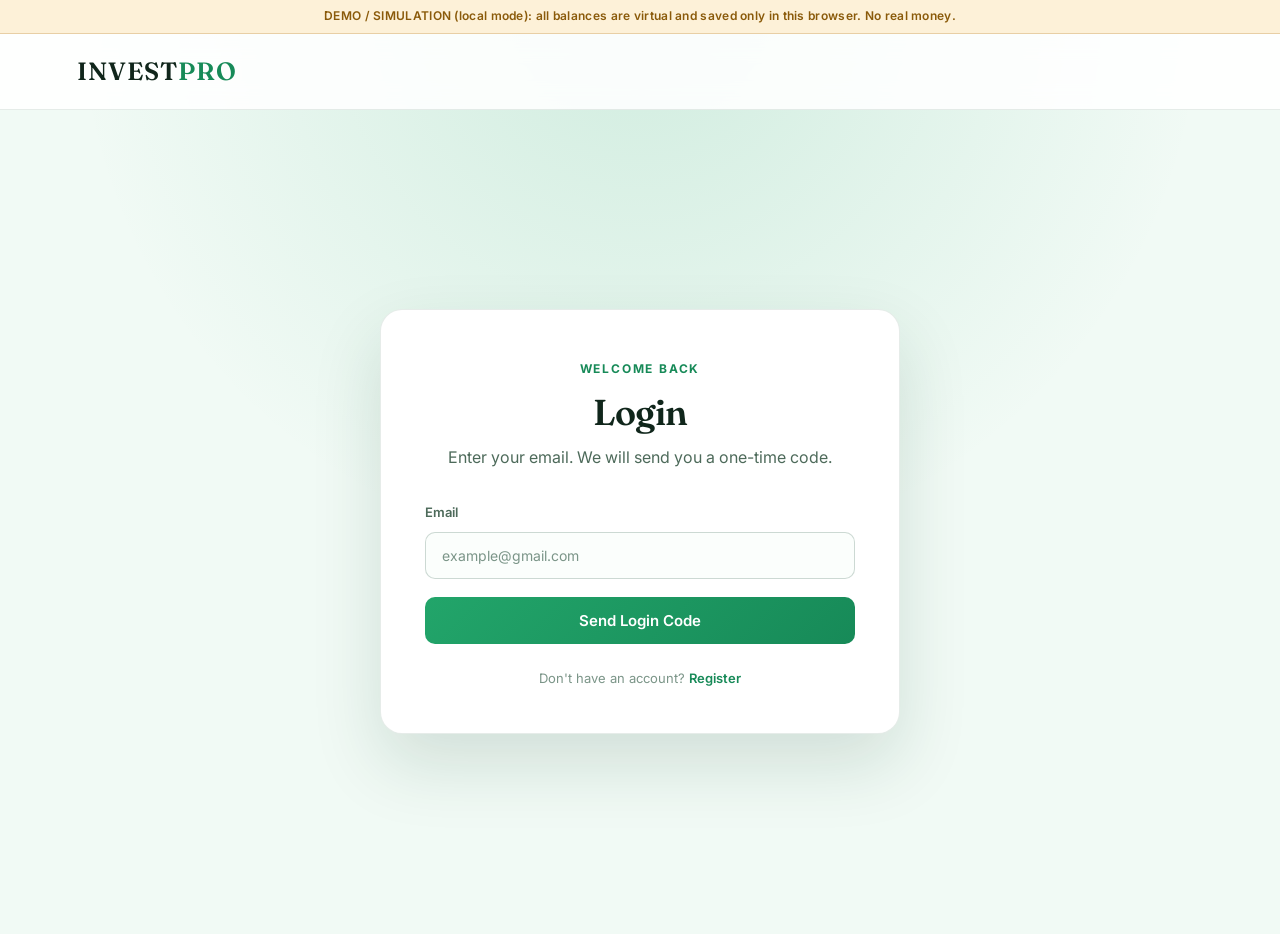
<file: deposit.html>
<!DOCTYPE html>
<html lang="en">
<head>

    <meta charset="UTF-8">

    <meta name="viewport"
          content="width=device-width, initial-scale=1.0">

    <title>Deposit - InvestPro</title>

    <link rel="stylesheet" href="style.css">

</head>

<body class="dashboard-page">

<header class="dashboard-header">

    <a href="index.html" class="logo">
        INVEST<span>PRO</span>
    </a>

    <div class="user-menu">

        <a href="investment.html" class="back-link">
            ← Back to plans
        </a>

        <button onclick="logout()">
            Logout
        </button>

    </div>

</header>


<main class="deposit-page">

    <div class="dashboard-title">

        <span>DEPOSIT</span>

        <h1>Fund Your Investment</h1>

        <p>
            Enter the virtual amount you want to invest in your selected plan.
        </p>

    </div>


    <div class="deposit-layout">

        <!-- SELECTED PLAN -->
        <aside class="deposit-plan">

            <div class="plan-name" id="planName">PLAN</div>

            <h2 id="planRange">$0 - $0</h2>

            <div class="plan-line">
                Minimum Investment
                <strong id="planMin">$0</strong>
            </div>

            <div class="plan-line">
                Maximum Investment
                <strong id="planMax">$0</strong>
            </div>

            <div class="plan-line">
                Validity
                <strong id="planDays">0 Days</strong>
            </div>

            <div class="plan-line">
                Daily Profit
                <strong id="planRate">0%</strong>
            </div>

            <a href="investment.html" class="change-plan">
                Change plan
            </a>

        </aside>


        <!-- DEPOSIT FORM -->
        <section class="deposit-box">

            <form id="depositForm" novalidate>

                <div class="pay-info">
                    <div class="pay-title">Demo deposit</div>
                    <div style="font-size:13px;color:var(--muted);">
                        This is a simulation. No real money is needed or accepted.
                        After you submit, an admin approves the request and your plan starts.
                    </div>
                </div>

                <div class="form-group">

                    <label for="depositAmount">Deposit Amount (virtual USD)</label>

                    <div class="amount-wrap">
                        <span>$</span>
                        <input
                            type="number"
                            id="depositAmount"
                            placeholder="0.00"
                            step="1"
                            required
                        >
                    </div>

                    <div class="quick-amounts">
                        <button type="button" class="chip" id="useMin">Minimum</button>
                        <button type="button" class="chip" id="useMax">Maximum</button>
                    </div>

                    <p class="form-hint" id="amountHint"></p>

                </div>


                <div class="form-group">

                    <label for="depositNote">Note (optional)</label>

                    <input type="text" id="depositNote" maxlength="200" placeholder="Anything you want the admin to know">

                </div>


                <div class="deposit-summary">

                    <div>
                        <span>Selected plan</span>
                        <strong id="sumPlan">-</strong>
                    </div>

                    <div>
                        <span>Amount</span>
                        <strong id="sumAmount">$0</strong>
                    </div>

                    <div>
                        <span>Validity</span>
                        <strong id="sumDays">-</strong>
                    </div>

                </div>


                <p class="form-error" id="depositError" role="alert"></p>

                <button type="submit" class="full-btn" id="depositBtn">
                    Submit Deposit Request
                </button>

            </form>


            <!-- SUCCESS MESSAGE -->
            <div class="deposit-success" id="depositSuccess" hidden>

                <div class="success-icon">✓</div>

                <h2>Deposit request submitted</h2>

                <p id="successText"></p>

                <a href="dashboard.html#history" class="btn btn-primary btn-large">
                    View My Transactions
                </a>

            </div>

        </section>

    </div>

</main>


<script src="app.js"></script>

<script>

    function $(id) { return document.getElementById(id); }

    function money(n) {
        return "$" + Number(n).toLocaleString("en-US", { maximumFractionDigits: 2 });
    }

    IPReady.then(async function (ctx) {

        var planId = (new URLSearchParams(window.location.search).get("plan") || "").toLowerCase();

        var res = await ctx.sb.from("plans").select("*").eq("id", planId).eq("active", true).maybeSingle();

        if (res.error || !res.data) {
            window.location.replace("investment.html");
            return;
        }

        var plan = res.data;
        var min = Number(plan.min_amount);
        var max = Number(plan.max_amount);

        $("planName").textContent  = plan.name.toUpperCase();
        $("planRange").textContent = money(min) + " - " + money(max);
        $("planMin").textContent   = money(min);
        $("planMax").textContent   = money(max);
        $("planDays").textContent  = plan.duration_days + " Days";
        $("planRate").textContent  = Number(plan.daily_rate) + "%";
        $("sumPlan").textContent   = plan.name;
        $("sumDays").textContent   = plan.duration_days + " Days";

        var input = $("depositAmount");
        input.min = min;
        input.max = max;
        input.placeholder = min;

        $("amountHint").textContent = "Enter an amount between " + money(min) + " and " + money(max) + ".";

        function inRange(v) { return !isNaN(v) && v >= min && v <= max; }

        input.addEventListener("input", function () {
            $("depositError").textContent = "";
            var v = parseFloat(input.value);
            $("sumAmount").textContent = isNaN(v) ? "$0" : money(v);
            $("amountHint").classList.toggle("is-bad", input.value !== "" && !inRange(v));
        });

        $("useMin").addEventListener("click", function () { input.value = min; input.dispatchEvent(new Event("input")); });
        $("useMax").addEventListener("click", function () { input.value = max; input.dispatchEvent(new Event("input")); });

        $("depositForm").addEventListener("submit", async function (e) {

            e.preventDefault();

            var amount = parseFloat(input.value);

            if (!inRange(amount)) {
                $("depositError").textContent =
                    "For the " + plan.name + " plan, the amount must be between " + money(min) + " and " + money(max) + ".";
                input.focus();
                return;
            }

            $("depositBtn").disabled = true;

            var r = await ctx.sb.rpc("request_deposit", {
                p_plan: plan.id,
                p_amount: amount,
                p_note: $("depositNote").value.trim() || null
            });

            if (r.error) {
                $("depositError").textContent = r.error.message;
                $("depositBtn").disabled = false;
                return;
            }

            $("successText").textContent =
                money(amount) + " for the " + plan.name + " plan is waiting for admin approval.";

            $("depositForm").hidden = true;
            $("depositSuccess").hidden = false;
        });

    }).catch(function () {});

</script>

</body>
</html>
</file>
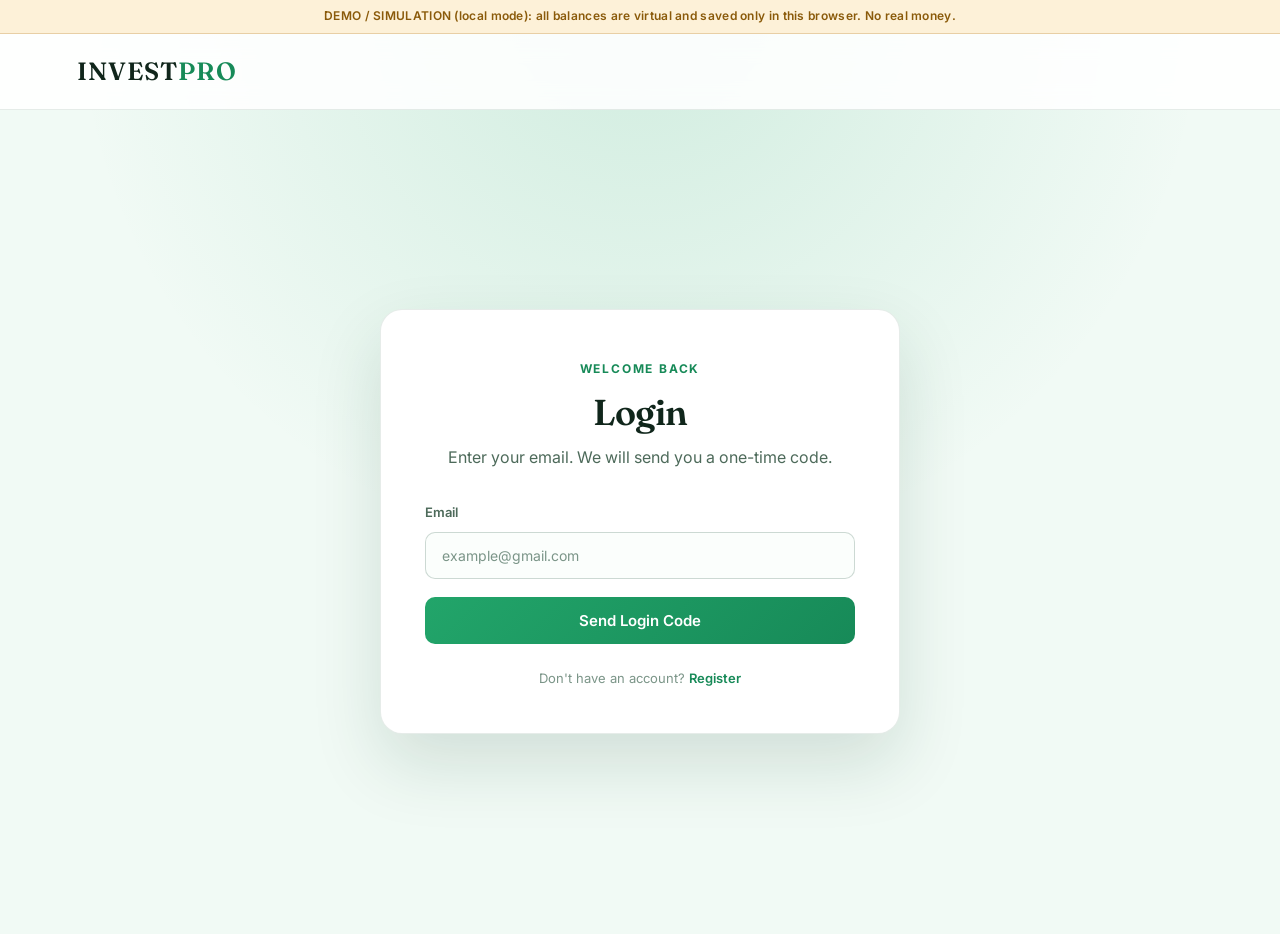
<file: investment.html>
<!DOCTYPE html>
<html lang="en">
<head>

    <meta charset="UTF-8">

    <meta name="viewport"
          content="width=device-width, initial-scale=1.0">

    <title>Investment Plans - InvestPro</title>

    <link rel="stylesheet" href="style.css">

</head>

<body class="dashboard-page">

<header class="dashboard-header">

    <a href="index.html" class="logo">
        INVEST<span>PRO</span>
    </a>

    <div class="user-menu">

        <a href="dashboard.html" class="back-link">
            ← Dashboard
        </a>

        <span id="planUser">
            User
        </span>

        <button onclick="logout()">
            Logout
        </button>

    </div>

</header>


<main class="plans-page">

    <div class="dashboard-title">

        <span>INVESTMENT PLANS</span>

        <h1>
            Choose Your Investment Plan
        </h1>

        <p>
            Review the available plans and choose an option
            that matches your goals. All amounts are virtual (demo).
        </p>

    </div>


    <div class="plans-container" id="plansContainer">
        <div class="empty" style="grid-column:1/-1;color:var(--muted);text-align:center;padding:40px 0;">
            Loading plans...
        </div>
    </div>

</main>


<script src="app.js"></script>

<script>

    function esc(s) {
        return String(s == null ? "" : s).replace(/&/g, "&amp;").replace(/</g, "&lt;")
                                         .replace(/>/g, "&gt;").replace(/"/g, "&quot;");
    }

    function money(n) {
        return "$" + Number(n).toLocaleString("en-US", { maximumFractionDigits: 2 });
    }

    IPReady.then(async function (ctx) {

        var box = document.getElementById("plansContainer");

        var res = await ctx.sb.from("plans")
            .select("*")
            .eq("active", true)
            .order("sort_order");

        if (res.error) {
            box.innerHTML = '<div class="empty" style="grid-column:1/-1;text-align:center;">Could not load plans: ' + esc(res.error.message) + '</div>';
            return;
        }

        if (!res.data.length) {
            box.innerHTML = '<div class="empty" style="grid-column:1/-1;text-align:center;">No plans are available right now.</div>';
            return;
        }

        box.innerHTML = res.data.map(function (p) {

            return '<div class="plan-card' + (p.featured ? ' featured' : '') + '">' +
                (p.featured ? '<div class="popular">POPULAR</div>' : '') +
                '<div class="plan-name">' + esc(p.name).toUpperCase() + '</div>' +
                '<h2>' + money(p.min_amount) + ' - ' + money(p.max_amount) + '</h2>' +
                '<div class="plan-line">Minimum Investment<strong>' + money(p.min_amount) + '</strong></div>' +
                '<div class="plan-line">Maximum Investment<strong>' + money(p.max_amount) + '</strong></div>' +
                '<div class="plan-line">Validity<strong>' + p.duration_days + ' Days</strong></div>' +
                '<div class="plan-line">Daily Profit<strong>' + Number(p.daily_rate) + '%</strong></div>' +
                '<button class="full-btn" data-plan="' + esc(p.id) + '">Select Plan</button>' +
                '</div>';

        }).join("");

    }).catch(function () {});

    document.getElementById("plansContainer").addEventListener("click", function (e) {
        var b = e.target.closest("button[data-plan]");
        if (b) window.location.href = "deposit.html?plan=" + encodeURIComponent(b.getAttribute("data-plan"));
    });

</script>

</body>
</html>
</file>
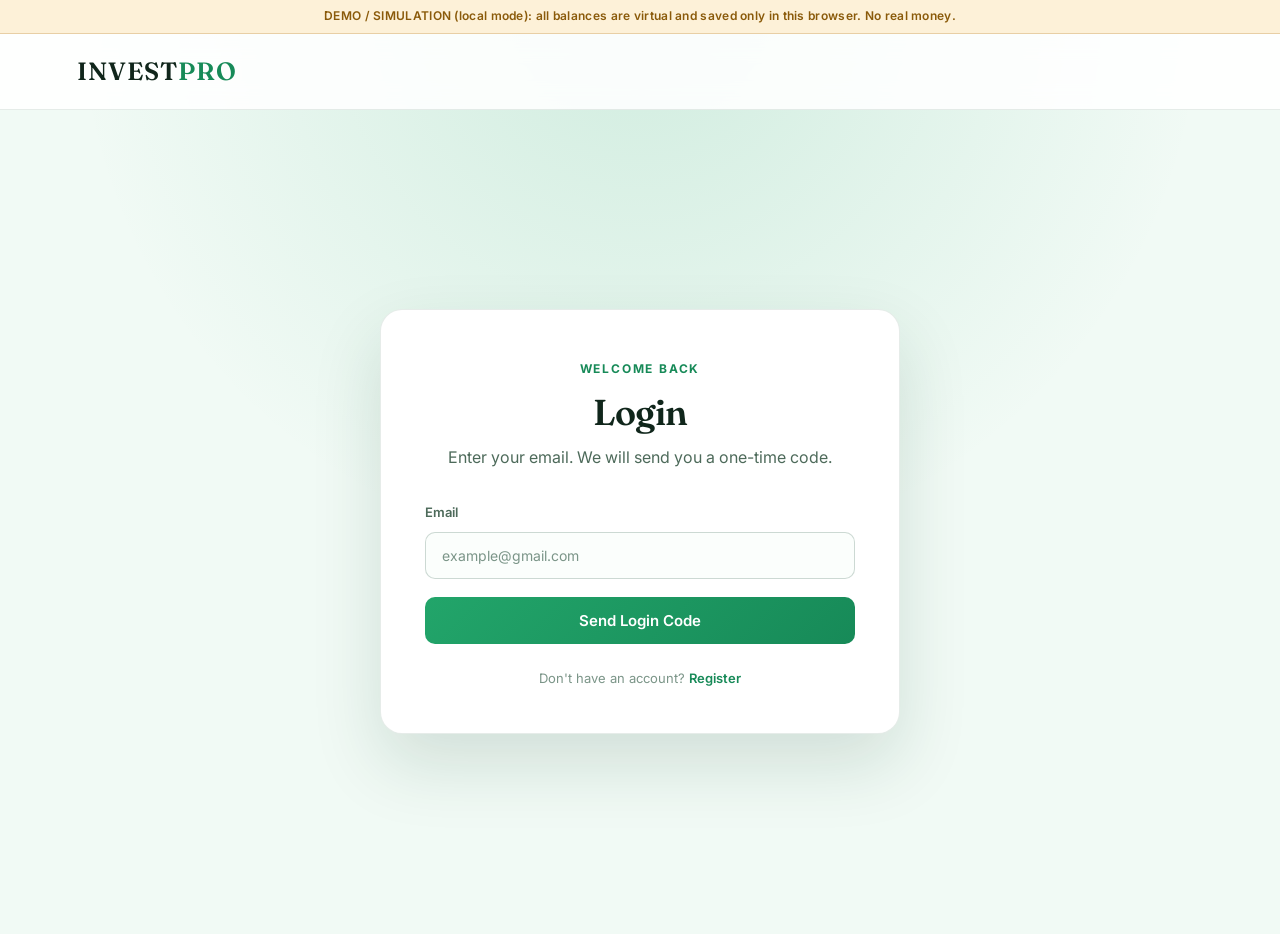
<file: login.html>
<!DOCTYPE html>
<html lang="en">
<head>

    <meta charset="UTF-8">

    <meta name="viewport"
          content="width=device-width, initial-scale=1.0">

    <title>Login - InvestPro</title>

    <link rel="stylesheet" href="style.css">

</head>

<body class="auth-page">


<header class="header">

    <a href="index.html" class="logo">
        INVEST<span>PRO</span>
    </a>

</header>


<div class="auth-container">

    <div class="auth-box">

        <div class="auth-title">

            <span>WELCOME BACK</span>

            <h1>Login</h1>

            <p>
                Enter your email. We will send you a one-time code.
            </p>

        </div>


        <form id="loginForm" novalidate>

            <div class="form-group">

                <label for="loginEmail">Email</label>

                <input
                    type="email"
                    id="loginEmail"
                    required
                    autocomplete="email"
                    placeholder="example@gmail.com"
                >

            </div>


            <button
                type="submit"
                class="full-btn">

                Send Login Code

            </button>


            <p class="form-bottom">

                Don't have an account?

                <a href="register.html">
                    Register
                </a>

            </p>

        </form>

    </div>

</div>


<script src="app.js"></script>

</body>
</html>
</file>
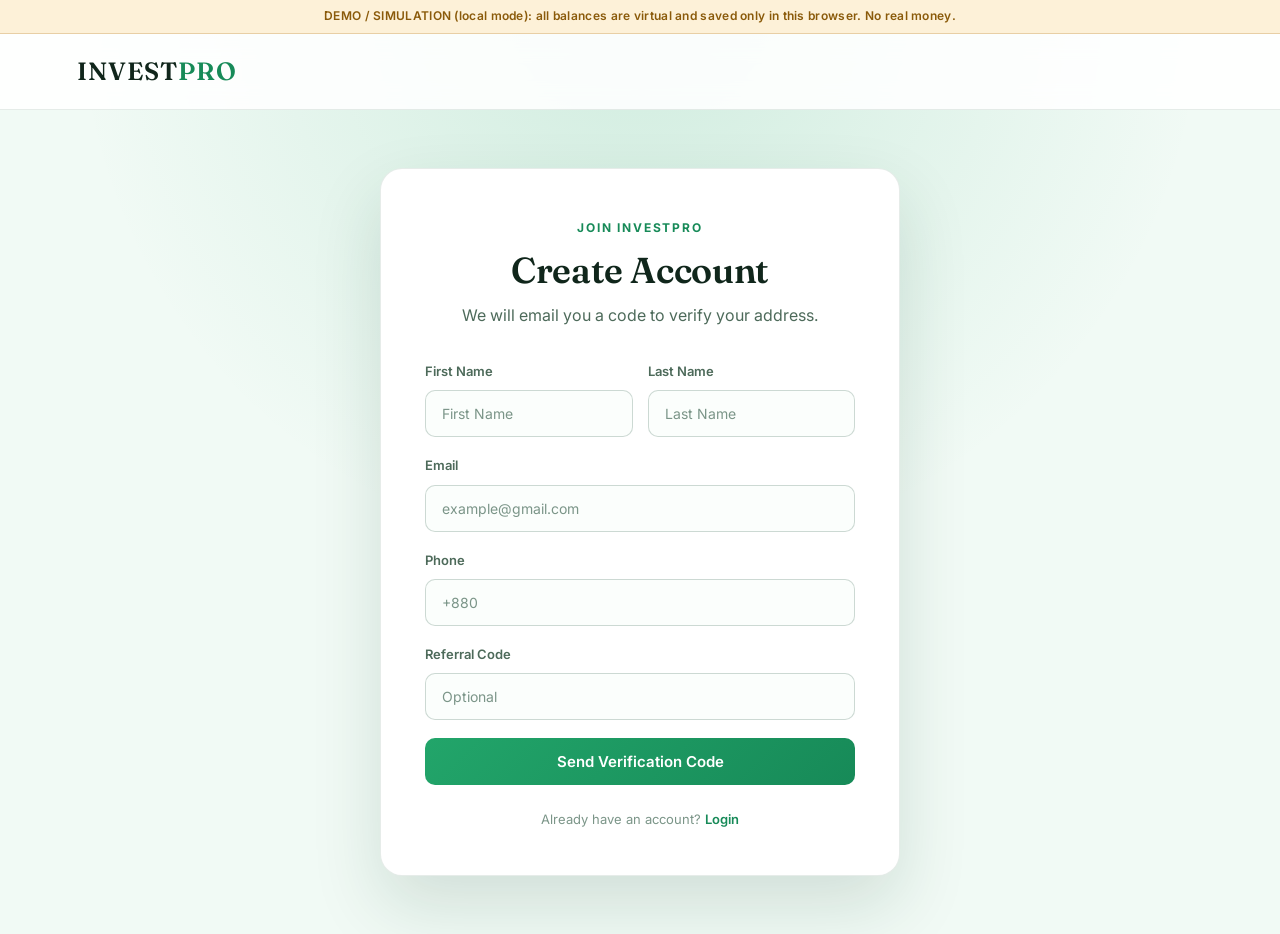
<file: register.html>
<!DOCTYPE html>
<html lang="en">
<head>
    <meta charset="UTF-8">
    <meta name="viewport" content="width=device-width, initial-scale=1.0">

    <title>Register - InvestPro</title>

    <link rel="stylesheet" href="style.css">
</head>

<body class="auth-page">

<header class="header">

    <a href="index.html" class="logo">
        INVEST<span>PRO</span>
    </a>

</header>


<div class="auth-container">

    <div class="auth-box">

        <div class="auth-title">

            <span>JOIN INVESTPRO</span>

            <h1>Create Account</h1>

            <p>
                We will email you a code to verify your address.
            </p>

        </div>


        <form id="registerForm" novalidate>

            <div class="form-row">

                <div class="form-group">

                    <label for="firstName">First Name</label>

                    <input
                        type="text"
                        id="firstName"
                        required
                        autocomplete="given-name"
                        placeholder="First Name"
                    >

                </div>


                <div class="form-group">

                    <label for="lastName">Last Name</label>

                    <input
                        type="text"
                        id="lastName"
                        required
                        autocomplete="family-name"
                        placeholder="Last Name"
                    >

                </div>

            </div>


            <div class="form-group">

                <label for="email">Email</label>

                <input
                    type="email"
                    id="email"
                    required
                    autocomplete="email"
                    placeholder="example@gmail.com"
                >

            </div>


            <div class="form-group">

                <label for="phone">Phone</label>

                <input
                    type="tel"
                    id="phone"
                    required
                    autocomplete="tel"
                    placeholder="+880"
                >

            </div>


            <div class="form-group">

                <label for="referral">Referral Code</label>

                <input
                    type="text"
                    id="referral"
                    placeholder="Optional"
                >

            </div>


            <button type="submit" class="full-btn">
                Send Verification Code
            </button>


            <p class="form-bottom">
                Already have an account?
                <a href="login.html">Login</a>
            </p>

        </form>

    </div>

</div>


<script>
    // Fill the referral code automatically when the user opens a referral link
    var refParam = new URLSearchParams(window.location.search).get("ref");
    if (refParam) document.getElementById("referral").value = refParam.toUpperCase();
</script>

<script src="app.js"></script>

</body>
</html>
</file>
<file: style.css>
@import url('https://fonts.googleapis.com/css2?family=Fraunces:opsz,wght@9..144,500;9..144,600&family=Inter:wght@400;500;600;700&display=swap');

/* =====================================================
   INVESTPRO - Light Green theme
   Background  #f1faf5  (soft mint)
   Cards       #ffffff
   Accent      #178a58  (emerald)  /  #22a56a (bright)
   Soft green  #e1f5ea
   Footer      #0f3d2a  (deep forest)
   Text        #10261b  | Muted #4d6a5a
   ===================================================== */

:root {
    --bg: #f1faf5;
    --bg-deep: #e4f4eb;
    --surface: #ffffff;
    --surface-2: #f5fbf8;
    --line: rgba(18, 70, 45, 0.10);
    --line-strong: rgba(18, 70, 45, 0.20);
    --text: #10261b;
    --muted: #4d6a5a;
    --faint: #7b9588;

    --accent: #178a58;
    --accent-2: #22a56a;
    --accent-soft: #e1f5ea;
    --accent-ink: #ffffff;
    --forest: #0f3d2a;

    --good: #178a58;
    --warn: #a86a0c;
    --warn-soft: #fdf1d8;
    --bad: #d64545;
    --bad-soft: #fde8e8;

    --shadow: 0 12px 32px rgba(16, 64, 40, 0.08);
    --radius: 14px;
    --serif: "Fraunces", Georgia, "Times New Roman", serif;
    --sans: "Inter", "Segoe UI", Arial, sans-serif;

    /* aliases so older inline code keeps working */
    --gold: var(--accent);
    --gold-light: var(--accent);
    --gold-ink: var(--accent-ink);
}


/* ================= RESET & BASE ================= */

* {
    margin: 0;
    padding: 0;
    box-sizing: border-box;
}

html {
    scroll-behavior: smooth;
}

body {
    font-family: var(--sans);
    background: var(--bg);
    color: var(--text);
    line-height: 1.65;
    -webkit-font-smoothing: antialiased;
}

h1, h2, h3 {
    font-family: var(--serif);
    font-weight: 600;
    letter-spacing: -0.01em;
    line-height: 1.2;
}

a {
    text-decoration: none;
    color: inherit;
}

img {
    max-width: 100%;
}

.container {
    width: 100%;
    max-width: 1200px;
    margin: 0 auto;
    padding: 0 24px;
}

:focus-visible {
    outline: 2px solid var(--accent-2);
    outline-offset: 3px;
}


/* ================= BUTTONS ================= */

.btn {
    display: inline-block;
    padding: 11px 22px;
    border-radius: 10px;
    font-size: 14px;
    font-weight: 600;
    cursor: pointer;
    border: 1px solid transparent;
    transition: 0.25s;
}

.btn-primary {
    background: linear-gradient(135deg, var(--accent-2), var(--accent));
    color: var(--accent-ink);
}

.btn-primary:hover {
    transform: translateY(-2px);
    box-shadow: 0 10px 26px rgba(23, 138, 88, 0.3);
}

.btn-outline {
    background: transparent;
    color: var(--text);
    border-color: var(--line-strong);
}

.btn-outline:hover {
    border-color: var(--accent);
    color: var(--accent);
    background: var(--accent-soft);
}

.btn-large {
    padding: 15px 32px;
    font-size: 15px;
}

.full-btn {
    width: 100%;
    padding: 14px;
    border: none;
    border-radius: 10px;
    background: linear-gradient(135deg, var(--accent-2), var(--accent));
    color: var(--accent-ink);
    font-family: inherit;
    font-size: 15px;
    font-weight: 600;
    cursor: pointer;
    transition: 0.25s;
}

.full-btn:hover {
    transform: translateY(-2px);
    box-shadow: 0 10px 26px rgba(23, 138, 88, 0.3);
}


/* ================= HEADER ================= */

.header {
    position: sticky;
    top: 0;
    z-index: 100;
    background: rgba(255, 255, 255, 0.88);
    backdrop-filter: blur(12px);
    border-bottom: 1px solid var(--line);
}

.nav-wrapper {
    height: 76px;
    display: flex;
    align-items: center;
    justify-content: space-between;
    gap: 20px;
}

.logo {
    font-family: var(--serif);
    font-size: 25px;
    font-weight: 600;
    letter-spacing: 0.04em;
    color: var(--text);
}

.logo span {
    color: var(--accent);
}

.nav-menu {
    display: flex;
    align-items: center;
    gap: 34px;
}

.nav-menu a {
    color: var(--muted);
    font-size: 14px;
    font-weight: 500;
    transition: 0.25s;
}

.nav-menu a:hover {
    color: var(--accent);
}

.nav-buttons {
    display: flex;
    align-items: center;
    gap: 12px;
}


/* ================= HERO ================= */

.hero {
    padding: 110px 0 100px;
    background:
        radial-gradient(circle at 85% 10%, rgba(34, 165, 106, 0.16), transparent 45%),
        radial-gradient(circle at 5% 90%, rgba(120, 214, 170, 0.22), transparent 45%),
        var(--bg);
}

.hero-grid {
    display: grid;
    grid-template-columns: 1.1fr 0.9fr;
    align-items: center;
    gap: 64px;
}

.hero-label {
    display: inline-block;
    padding: 7px 16px;
    margin-bottom: 26px;
    border-radius: 30px;
    border: 1px solid rgba(23, 138, 88, 0.25);
    background: var(--accent-soft);
    color: var(--accent);
    font-size: 12px;
    font-weight: 600;
    letter-spacing: 1.4px;
}

.hero-content h1 {
    font-size: 60px;
    margin-bottom: 24px;
}

.hero-content h1 span {
    color: var(--accent);
}

.hero-content p {
    max-width: 520px;
    color: var(--muted);
    font-size: 17px;
    margin-bottom: 38px;
}

.hero-buttons {
    display: flex;
    flex-wrap: wrap;
    gap: 14px;
    margin-bottom: 44px;
}

.trust-items {
    display: flex;
    flex-wrap: wrap;
    gap: 28px;
    color: var(--muted);
    font-size: 14px;
    font-weight: 500;
}

.trust-items strong {
    color: var(--accent);
    margin-right: 6px;
}


/* ================= HERO CARD ================= */

.hero-card {
    padding: 34px;
    background: var(--surface);
    border: 1px solid var(--line);
    border-radius: 22px;
    box-shadow: 0 30px 70px rgba(16, 64, 40, 0.14);
}

.card-top {
    display: flex;
    justify-content: space-between;
    color: var(--muted);
    font-size: 14px;
    margin-bottom: 22px;
}

.card-top span:last-child {
    color: var(--accent);
    font-size: 18px;
}

.portfolio-value {
    font-family: var(--serif);
    font-size: 48px;
    font-weight: 600;
    line-height: 1.1;
}

.portfolio-label {
    color: var(--faint);
    font-size: 13px;
    margin-bottom: 26px;
}

.chart {
    height: 120px;
    margin-bottom: 24px;
    padding: 10px;
    border-radius: 12px;
    background: #eef8f2;
    display: flex;
    align-items: flex-end;
}

.chart-line {
    width: 100%;
    height: 75%;
    border-top: 3px solid var(--accent);
    background: linear-gradient(to top, rgba(34, 165, 106, 0.02), rgba(34, 165, 106, 0.3));
    clip-path: polygon(0 90%, 25% 65%, 50% 75%, 75% 30%, 100% 5%, 100% 100%, 0 100%);
}

.portfolio-stats {
    display: grid;
    grid-template-columns: 1fr 1fr;
    gap: 14px;
}

.portfolio-stats > div {
    padding: 16px;
    border-radius: 12px;
    background: #f3faf6;
    border: 1px solid var(--line);
}

.portfolio-stats span {
    display: block;
    color: var(--faint);
    font-size: 12px;
    margin-bottom: 4px;
}

.portfolio-stats strong {
    font-size: 18px;
    font-weight: 600;
}

.portfolio-stats strong.active {
    color: var(--good);
}


/* ================= SECTIONS ================= */

.about-section,
.steps-section,
.contact-section,
.info-section,
.steps {
    padding: 100px 0;
    text-align: center;
}

.info-section,
.steps {
    padding-left: 8%;
    padding-right: 8%;
}

.steps-section {
    background: var(--bg-deep);
    border-top: 1px solid var(--line);
    border-bottom: 1px solid var(--line);
}

.section-label,
.auth-title span,
.dashboard-title span,
.section-heading span {
    display: inline-block;
    color: var(--accent);
    font-size: 12px;
    font-weight: 700;
    letter-spacing: 1.8px;
}

.section-label {
    margin-bottom: 14px;
}

.about-section h2,
.steps-section h2 {
    font-size: 40px;
    margin-bottom: 20px;
}

.section-description {
    max-width: 620px;
    margin: 0 auto;
    color: var(--muted);
    font-size: 17px;
}


/* ================= STEPS ================= */

.steps-grid,
.step-container {
    display: grid;
    grid-template-columns: repeat(3, 1fr);
    gap: 22px;
    margin-top: 54px;
}

.step-card {
    padding: 34px 30px;
    text-align: left;
    background: var(--surface);
    border-radius: var(--radius);
    border: 1px solid var(--line);
    box-shadow: var(--shadow);
    transition: 0.25s;
}

.step-card:hover {
    transform: translateY(-4px);
    border-color: rgba(23, 138, 88, 0.4);
}

.step-number,
.step-card b {
    font-family: var(--serif);
    color: var(--accent);
    font-size: 28px;
    font-weight: 600;
}

.step-card h3 {
    margin: 16px 0 10px;
    font-size: 21px;
}

.step-card p {
    color: var(--muted);
    font-size: 15px;
}


/* ================= CONTACT / CTA BANNER ================= */

.contact-box,
.dashboard-action {
    --text: #ffffff;
    --muted: #d3eddf;
    color: var(--text);
    background: linear-gradient(135deg, #168558, #0f5c3b);
    box-shadow: 0 24px 55px rgba(15, 92, 59, 0.28);
}

.contact-box {
    display: flex;
    align-items: center;
    justify-content: space-between;
    gap: 30px;
    padding: 54px;
    text-align: left;
    border-radius: 22px;
}

.contact-box .section-label {
    color: #a5ecc8;
}

.contact-box h2 {
    font-size: 36px;
    margin-bottom: 8px;
}

.contact-box p {
    color: var(--muted);
}

.contact-box .btn-primary,
.dashboard-action .btn-primary {
    background: #ffffff;
    color: #0f5c3b;
}

.contact-box .btn-primary:hover,
.dashboard-action .btn-primary:hover {
    box-shadow: 0 10px 26px rgba(0, 0, 0, 0.25);
}


/* ================= FOOTER ================= */

.footer {
    --text: #eaf7f0;
    --muted: #b9d6c6;
    --faint: #8db3a0;
    --line: rgba(255, 255, 255, 0.12);
    color: var(--text);
    padding-top: 64px;
    background: var(--forest);
}

.footer .logo span {
    color: #5fdc9d;
}

.footer-content {
    display: flex;
    justify-content: space-between;
    gap: 30px;
    padding-bottom: 44px;
}

.footer-content p {
    margin-top: 12px;
    max-width: 320px;
    color: var(--faint);
    font-size: 14px;
}

.footer-links {
    display: flex;
    flex-wrap: wrap;
    gap: 24px;
    align-content: flex-start;
}

.footer-links a {
    color: var(--muted);
    font-size: 14px;
    transition: 0.25s;
}

.footer-links a:hover {
    color: #5fdc9d;
}

.copyright {
    padding: 22px 24px;
    text-align: center;
    color: var(--faint);
    font-size: 13px;
    border-top: 1px solid var(--line);
}


/* ================= AUTH PAGES ================= */

.auth-page {
    min-height: 100vh;
    background:
        radial-gradient(circle at 50% 0%, rgba(34, 165, 106, 0.16), transparent 50%),
        var(--bg);
}

.auth-page .header {
    height: 76px;
    padding: 0 6%;
    display: flex;
    align-items: center;
    justify-content: space-between;
}

.auth-container {
    min-height: calc(100vh - 76px);
    display: flex;
    align-items: center;
    justify-content: center;
    padding: 50px 20px;
}

.auth-box {
    width: 100%;
    max-width: 520px;
    padding: 44px;
    background: var(--surface);
    border: 1px solid var(--line);
    border-radius: 22px;
    box-shadow: 0 30px 70px rgba(16, 64, 40, 0.14);
}

.auth-title {
    text-align: center;
    margin-bottom: 32px;
}

.auth-title h1 {
    margin: 10px 0;
    font-size: 36px;
    color: var(--text);
}

.auth-title p {
    color: var(--muted);
}

.form-row {
    display: grid;
    grid-template-columns: 1fr 1fr;
    gap: 15px;
}

.form-group {
    margin-bottom: 18px;
}

.form-group label {
    display: block;
    margin-bottom: 8px;
    color: var(--muted);
    font-size: 13px;
    font-weight: 600;
}

.form-group input {
    width: 100%;
    padding: 14px 16px;
    border-radius: 10px;
    border: 1px solid var(--line-strong);
    outline: none;
    background: #fbfefc;
    color: var(--text);
    font-family: inherit;
    font-size: 14px;
    transition: 0.25s;
}

.form-group input::placeholder {
    color: var(--faint);
}

.form-group input:focus {
    border-color: var(--accent);
    background: #ffffff;
    box-shadow: 0 0 0 3px rgba(34, 165, 106, 0.18);
}

.form-bottom {
    text-align: center;
    color: var(--faint);
    margin-top: 24px;
    font-size: 13px;
}

.form-bottom a {
    color: var(--accent);
    font-weight: 600;
}

.form-bottom a:hover {
    text-decoration: underline;
}


/* ================= DASHBOARD ================= */

.dashboard-header {
    height: 76px;
    padding: 0 6%;
    display: flex;
    align-items: center;
    justify-content: space-between;
    border-bottom: 1px solid var(--line);
    background: #ffffff;
}

.user-menu {
    display: flex;
    align-items: center;
    gap: 16px;
    color: var(--muted);
    font-size: 14px;
}

.user-menu button {
    border: 1px solid var(--line-strong);
    background: transparent;
    color: var(--text);
    padding: 9px 18px;
    border-radius: 9px;
    font-family: inherit;
    font-size: 13px;
    font-weight: 600;
    cursor: pointer;
    transition: 0.25s;
}

.user-menu button:hover {
    border-color: var(--accent);
    color: var(--accent);
    background: var(--accent-soft);
}

.dashboard {
    max-width: 1200px;
    margin: 0 auto;
    padding: 70px 24px;
}

.dashboard-title {
    margin-bottom: 42px;
}

.dashboard-title h1 {
    font-size: 42px;
    margin: 12px 0;
}

.dashboard-title p {
    color: var(--muted);
}

.dashboard-cards {
    display: grid;
    grid-template-columns: repeat(3, 1fr);
    gap: 22px;
}

.dash-card {
    padding: 30px;
    background: var(--surface);
    border: 1px solid var(--line);
    border-radius: var(--radius);
    box-shadow: var(--shadow);
    transition: 0.25s;
}

.dash-card:hover {
    border-color: rgba(23, 138, 88, 0.4);
}

.dash-card small {
    display: block;
    color: var(--faint);
    font-size: 13px;
    margin-bottom: 12px;
}

.dash-card strong {
    font-family: var(--serif);
    font-size: 32px;
    font-weight: 600;
}

.dashboard-action {
    margin-top: 36px;
    padding: 40px;
    border-radius: 18px;
}

.dashboard-action h2 {
    margin-bottom: 10px;
    font-size: 28px;
}

.dashboard-action p {
    color: var(--muted);
    margin-bottom: 26px;
}

.my-deposits {
    margin-top: 44px;
}

.my-deposits h2 {
    margin-bottom: 18px;
    font-size: 26px;
}


/* ================= TABLES & BADGES ================= */

.table-box {
    overflow-x: auto;
    background: var(--surface);
    border: 1px solid var(--line);
    border-radius: 14px;
    box-shadow: var(--shadow);
}

.table-box table {
    width: 100%;
    min-width: 560px;
    border-collapse: collapse;
}

.table-box th,
.table-box td {
    padding: 15px 18px;
    text-align: left;
    font-size: 14px;
    border-bottom: 1px solid var(--line);
}

.table-box th {
    color: var(--faint);
    font-size: 12px;
    font-weight: 700;
    letter-spacing: 1px;
    background: #f0f8f3;
}

.table-box tr:last-child td {
    border-bottom: none;
}

.table-box td.muted {
    color: var(--muted);
}

.table-box .empty {
    padding: 44px 24px;
    text-align: center;
    color: var(--muted);
    font-size: 14px;
}

.badge {
    display: inline-block;
    padding: 4px 12px;
    border-radius: 20px;
    font-size: 12px;
    font-weight: 700;
}

.badge.Pending  { background: var(--warn-soft);   color: var(--warn); }
.badge.Approved { background: var(--accent-soft); color: var(--accent); }
.badge.Rejected { background: var(--bad-soft);    color: var(--bad); }


/* ================= INVESTMENT PLANS ================= */

.plans-page {
    max-width: 1300px;
    margin: 0 auto;
    padding: 70px 24px;
}

.plans-page .dashboard-title {
    text-align: center;
    margin-bottom: 54px;
}

.plans-page .dashboard-title p {
    max-width: 560px;
    margin: 0 auto;
}

.plans-container {
    display: grid;
    grid-template-columns: repeat(4, 1fr);
    gap: 22px;
}

.plan-card {
    position: relative;
    display: flex;
    flex-direction: column;
    overflow: hidden;
    padding: 34px 28px;
    background: var(--surface);
    border: 1px solid var(--line);
    border-radius: 18px;
    box-shadow: var(--shadow);
    transition: 0.3s;
}

.plan-card::before {
    content: "";
    position: absolute;
    top: 0;
    left: 0;
    width: 100%;
    height: 4px;
    background: linear-gradient(90deg, var(--accent-2), var(--accent));
    opacity: 0.35;
    transition: 0.3s;
}

.plan-card:hover {
    transform: translateY(-6px);
    border-color: rgba(23, 138, 88, 0.45);
    box-shadow: 0 24px 50px rgba(16, 64, 40, 0.15);
}

.plan-card:hover::before {
    opacity: 1;
}

.plan-card.featured {
    border-color: var(--accent);
    background: linear-gradient(180deg, #ecf9f2, #ffffff 60%);
    box-shadow: 0 0 0 1px rgba(23, 138, 88, 0.3), 0 26px 55px rgba(23, 138, 88, 0.16);
}

.plan-card.featured::before {
    opacity: 1;
}

.popular {
    position: absolute;
    top: 18px;
    right: 18px;
    padding: 5px 11px;
    border-radius: 20px;
    background: linear-gradient(135deg, var(--accent-2), var(--accent));
    color: var(--accent-ink);
    font-size: 10px;
    font-weight: 700;
    letter-spacing: 1px;
}

.plan-name {
    color: var(--accent);
    font-size: 13px;
    font-weight: 700;
    letter-spacing: 2px;
    margin-bottom: 14px;
}

.plan-card h2 {
    font-size: 30px;
    padding-bottom: 22px;
    margin-bottom: 8px;
    border-bottom: 1px solid var(--line);
}

.plan-line {
    display: flex;
    justify-content: space-between;
    padding: 15px 0;
    color: var(--muted);
    font-size: 14px;
    border-bottom: 1px solid var(--line);
}

.plan-line strong {
    color: var(--text);
    font-weight: 600;
}

.plan-card .plan-line:last-of-type {
    margin-bottom: 28px;
}

.plan-card .full-btn {
    margin-top: auto;
    background: transparent;
    border: 1px solid rgba(23, 138, 88, 0.55);
    color: var(--accent);
}

.plan-card .full-btn:hover {
    background: linear-gradient(135deg, var(--accent-2), var(--accent));
    color: var(--accent-ink);
}

.plan-card.featured .full-btn {
    background: linear-gradient(135deg, var(--accent-2), var(--accent));
    color: var(--accent-ink);
    border-color: transparent;
}


/* ================= DEPOSIT PAGE ================= */

.deposit-page {
    max-width: 1000px;
    margin: 0 auto;
    padding: 70px 24px;
}

.back-link {
    color: var(--muted);
    font-size: 14px;
    transition: 0.25s;
}

.back-link:hover {
    color: var(--accent);
}

.deposit-layout {
    display: grid;
    grid-template-columns: 0.9fr 1.1fr;
    gap: 24px;
    align-items: start;
}

.deposit-plan {
    padding: 34px 28px;
    background: linear-gradient(180deg, #ecf9f2, #ffffff 70%);
    border: 1px solid rgba(23, 138, 88, 0.35);
    border-radius: 18px;
    box-shadow: var(--shadow);
}

.deposit-plan h2 {
    font-size: 32px;
    padding-bottom: 22px;
    margin-bottom: 8px;
    border-bottom: 1px solid var(--line);
}

.change-plan {
    display: inline-block;
    margin-top: 22px;
    color: var(--accent);
    font-size: 14px;
    font-weight: 600;
}

.change-plan:hover {
    text-decoration: underline;
}

.deposit-box {
    padding: 36px;
    background: var(--surface);
    border: 1px solid var(--line);
    border-radius: 18px;
    box-shadow: var(--shadow);
}

.deposit-box .form-group select {
    width: 100%;
    padding: 14px 16px;
    border-radius: 10px;
    border: 1px solid var(--line-strong);
    outline: none;
    background: #fbfefc;
    color: var(--text);
    font-family: inherit;
    font-size: 14px;
    transition: 0.25s;
}

.deposit-box .form-group select:focus {
    border-color: var(--accent);
    box-shadow: 0 0 0 3px rgba(34, 165, 106, 0.18);
}

.amount-wrap {
    position: relative;
}

.amount-wrap span {
    position: absolute;
    top: 50%;
    left: 16px;
    transform: translateY(-50%);
    color: var(--accent);
    font-weight: 700;
}

.amount-wrap input {
    padding-left: 34px;
    font-size: 18px;
    font-weight: 600;
}

.quick-amounts {
    display: flex;
    gap: 10px;
    margin-top: 12px;
}

.chip {
    padding: 7px 16px;
    border-radius: 20px;
    border: 1px solid var(--line-strong);
    background: transparent;
    color: var(--muted);
    font-family: inherit;
    font-size: 12px;
    font-weight: 600;
    cursor: pointer;
    transition: 0.25s;
}

.chip:hover {
    border-color: var(--accent);
    color: var(--accent);
    background: var(--accent-soft);
}

.form-hint {
    margin-top: 12px;
    color: var(--faint);
    font-size: 13px;
}

.form-hint.is-bad {
    color: var(--bad);
}

.deposit-summary {
    display: grid;
    grid-template-columns: repeat(3, 1fr);
    gap: 12px;
    margin: 6px 0 22px;
    padding: 18px;
    border-radius: 12px;
    background: #f3faf6;
    border: 1px solid var(--line);
}

.deposit-summary span {
    display: block;
    color: var(--faint);
    font-size: 12px;
    margin-bottom: 4px;
}

.deposit-summary strong {
    font-size: 15px;
    font-weight: 600;
}

.form-error {
    min-height: 22px;
    margin-bottom: 12px;
    color: var(--bad);
    font-size: 13px;
    font-weight: 500;
}

.deposit-success {
    text-align: center;
    padding: 20px 0;
}

.deposit-success[hidden],
#depositForm[hidden] {
    display: none;
}

.success-icon {
    width: 64px;
    height: 64px;
    margin: 0 auto 20px;
    display: flex;
    align-items: center;
    justify-content: center;
    border-radius: 50%;
    background: var(--accent-soft);
    border: 1px solid rgba(23, 138, 88, 0.4);
    color: var(--accent);
    font-size: 28px;
}

.deposit-success h2 {
    font-size: 26px;
    margin-bottom: 10px;
}

.deposit-success p {
    color: var(--muted);
    margin-bottom: 26px;
}


/* ================= PAYMENT METHODS ================= */

.method-tabs {
    display: grid;
    grid-template-columns: repeat(3, 1fr);
    gap: 10px;
}

.method-tab {
    padding: 14px 8px;
    border-radius: 12px;
    border: 1px solid var(--line-strong);
    background: #fbfefc;
    color: var(--muted);
    font-family: inherit;
    font-size: 13px;
    font-weight: 600;
    cursor: pointer;
    transition: 0.25s;
}

.method-tab b {
    display: block;
    margin-bottom: 4px;
    font-size: 20px;
}

.method-tab:hover {
    border-color: rgba(23, 138, 88, 0.5);
    color: var(--text);
}

.method-tab.active {
    border-color: var(--accent);
    background: var(--accent-soft);
    color: var(--accent);
}

.method-panel {
    margin-bottom: 6px;
    padding-top: 6px;
}

.method-panel[hidden] {
    display: none;
}

.method-panel .form-row {
    gap: 14px;
}

.pay-info {
    margin-bottom: 20px;
    padding: 18px;
    border-radius: 12px;
    background: var(--accent-soft);
    border: 1px solid rgba(23, 138, 88, 0.28);
}

.pay-title {
    margin-bottom: 10px;
    color: var(--accent);
    font-size: 13px;
    font-weight: 700;
}

.pay-row {
    display: flex;
    align-items: center;
    gap: 12px;
    padding: 9px 0;
    border-bottom: 1px solid rgba(23, 138, 88, 0.15);
    font-size: 13px;
}

.pay-row:last-child {
    border-bottom: none;
}

.pay-row span {
    flex: 0 0 120px;
    color: var(--muted);
}

.pay-row b {
    flex: 1;
    min-width: 0;
    color: var(--text);
    font-weight: 600;
    word-break: break-all;
}

.copy-btn {
    padding: 5px 12px;
    border-radius: 8px;
    border: 1px solid rgba(23, 138, 88, 0.4);
    background: #ffffff;
    color: var(--accent);
    font-family: inherit;
    font-size: 12px;
    font-weight: 600;
    cursor: pointer;
    transition: 0.25s;
}

.copy-btn:hover {
    background: var(--accent);
    color: var(--accent-ink);
}

.pay-note {
    margin-bottom: 16px;
    color: var(--faint);
    font-size: 12px;
}


/* ================= RESPONSIVE ================= */

@media (max-width: 1100px) {
    .plans-container {
        grid-template-columns: repeat(2, 1fr);
    }
}

@media (max-width: 900px) {
    .nav-menu {
        display: none;
    }

    .hero {
        padding: 70px 0;
    }

    .hero-grid {
        grid-template-columns: 1fr;
    }

    .hero-content h1 {
        font-size: 42px;
    }

    .steps-grid,
    .step-container,
    .dashboard-cards {
        grid-template-columns: 1fr;
    }

    .contact-box {
        flex-direction: column;
        text-align: center;
        padding: 36px 26px;
    }

    .footer-content {
        flex-direction: column;
    }
}

@media (max-width: 800px) {
    .deposit-layout {
        grid-template-columns: 1fr;
    }

    .deposit-summary {
        grid-template-columns: 1fr;
    }
}

@media (max-width: 600px) {
    .hero-content h1 {
        font-size: 34px;
    }

    .about-section h2,
    .steps-section h2 {
        font-size: 29px;
    }

    .form-row {
        grid-template-columns: 1fr;
    }

    .auth-box {
        padding: 26px;
    }

    .plans-container {
        grid-template-columns: 1fr;
    }

    .dashboard-title h1 {
        font-size: 31px;
    }

    .nav-buttons .btn {
        padding: 9px 14px;
    }
}

@media (max-width: 520px) {
    .method-tabs {
        grid-template-columns: 1fr;
    }

    .pay-row span {
        flex-basis: 90px;
    }
}

@media (prefers-reduced-motion: reduce) {
    * {
        transition: none !important;
        scroll-behavior: auto !important;
    }
}


/* ================= DASHBOARD MENU & VIEWS ================= */

.dash-menu {
    display: flex;
    gap: 8px;
    margin-bottom: 34px;
    padding: 6px;
    width: fit-content;
    max-width: 100%;
    overflow-x: auto;
    background: var(--surface);
    border: 1px solid var(--line);
    border-radius: 14px;
    box-shadow: var(--shadow);
}

.dash-menu button {
    padding: 11px 22px;
    border: none;
    border-radius: 10px;
    background: transparent;
    color: var(--muted);
    font-family: inherit;
    font-size: 14px;
    font-weight: 600;
    white-space: nowrap;
    cursor: pointer;
    transition: 0.25s;
}

.dash-menu button:hover {
    color: var(--accent);
}

.dash-menu button.active {
    background: linear-gradient(135deg, var(--accent-2), var(--accent));
    color: var(--accent-ink);
}

.dash-view[hidden] {
    display: none;
}

.view-head {
    margin-bottom: 22px;
}

.view-head h2 {
    font-size: 28px;
    margin-bottom: 6px;
}

.view-head p {
    color: var(--muted);
    font-size: 14px;
}

.dash-view .table-box table {
    min-width: 860px;
}

#view-history .table-box table,
.log-box .table-box table {
    min-width: 520px;
}

.table-box small {
    color: var(--faint);
}

.log-box {
    margin-top: 28px;
}

.log-head {
    display: flex;
    align-items: center;
    justify-content: space-between;
    gap: 12px;
    margin-bottom: 14px;
}

.log-head h3 {
    font-size: 20px;
}

.withdraw-layout {
    display: grid;
    grid-template-columns: 0.9fr 1.1fr;
    gap: 24px;
    align-items: start;
}

.balance-card {
    padding: 34px 28px;
    background: linear-gradient(135deg, #168558, #0f5c3b);
    border-radius: 18px;
    color: #ffffff;
    box-shadow: 0 24px 55px rgba(15, 92, 59, 0.28);
}

.balance-card small {
    display: block;
    color: #c9ecd9;
    font-size: 13px;
    margin-bottom: 6px;
}

.balance-card > strong {
    display: block;
    margin-bottom: 18px;
    font-family: var(--serif);
    font-size: 42px;
    font-weight: 600;
}

.balance-card .plan-line {
    color: #c9ecd9;
    border-bottom-color: rgba(255, 255, 255, 0.16);
}

.balance-card .plan-line strong {
    color: #ffffff;
}

.balance-card .plan-line:last-child {
    border-bottom: none;
}

.form-ok {
    min-height: 0;
    margin-bottom: 12px;
    color: var(--accent);
    font-size: 13px;
    font-weight: 600;
}

#view-withdraw .deposit-box select {
    width: 100%;
}

.badge.Running   { background: var(--accent-soft); color: var(--accent); }
.badge.Completed { background: #e8edf4; color: #4a5a73; }

/* 4 cards on dashboard */
.dashboard-cards {
    grid-template-columns: repeat(4, 1fr);
}

@media (max-width: 900px) {
    .dashboard-cards {
        grid-template-columns: repeat(2, 1fr);
    }

    .withdraw-layout {
        grid-template-columns: 1fr;
    }
}

@media (max-width: 520px) {
    .dashboard-cards {
        grid-template-columns: 1fr;
    }
}


/* ================= REFERRAL ================= */

.ref-grid {
    display: grid;
    grid-template-columns: 1.1fr 0.9fr;
    gap: 24px;
    margin-bottom: 28px;
    align-items: stretch;
}

.ref-code-card {
    padding: 34px 30px;
    background: linear-gradient(135deg, #168558, #0f5c3b);
    border-radius: 18px;
    color: #ffffff;
    box-shadow: 0 24px 55px rgba(15, 92, 59, 0.28);
}

.ref-code-card small {
    display: block;
    color: #c9ecd9;
    font-size: 13px;
}

.ref-code-card > strong {
    display: block;
    margin: 6px 0 16px;
    font-family: var(--serif);
    font-size: 40px;
    font-weight: 600;
    letter-spacing: 3px;
    word-break: break-all;
}

.ref-code-card .chip {
    border-color: rgba(255, 255, 255, 0.45);
    color: #ffffff;
}

.ref-code-card .chip:hover {
    background: #ffffff;
    color: #0f5c3b;
    border-color: #ffffff;
}

.ref-label {
    margin-top: 26px;
    margin-bottom: 8px;
}

.ref-link {
    display: flex;
    gap: 10px;
    align-items: center;
}

.ref-link input {
    flex: 1;
    min-width: 0;
    padding: 11px 14px;
    border-radius: 10px;
    border: 1px solid rgba(255, 255, 255, 0.3);
    background: rgba(255, 255, 255, 0.12);
    color: #ffffff;
    font-family: inherit;
    font-size: 13px;
    outline: none;
}

.ref-rates {
    padding: 30px 28px;
    background: var(--surface);
    border: 1px solid var(--line);
    border-radius: 18px;
    box-shadow: var(--shadow);
}

.ref-rates h3 {
    margin-bottom: 8px;
    font-size: 20px;
}

.ref-rates .plan-line strong {
    color: var(--accent);
}

.ref-rates .plan-line:last-child {
    border-bottom: none;
}

.dashboard-cards.ref-stats {
    grid-template-columns: repeat(3, 1fr);
    margin-bottom: 34px;
}

.sub-title {
    margin-bottom: 14px;
    font-size: 22px;
}

@media (max-width: 900px) {
    .ref-grid {
        grid-template-columns: 1fr;
    }

    .dashboard-cards.ref-stats {
        grid-template-columns: 1fr;
    }
}
</file>
